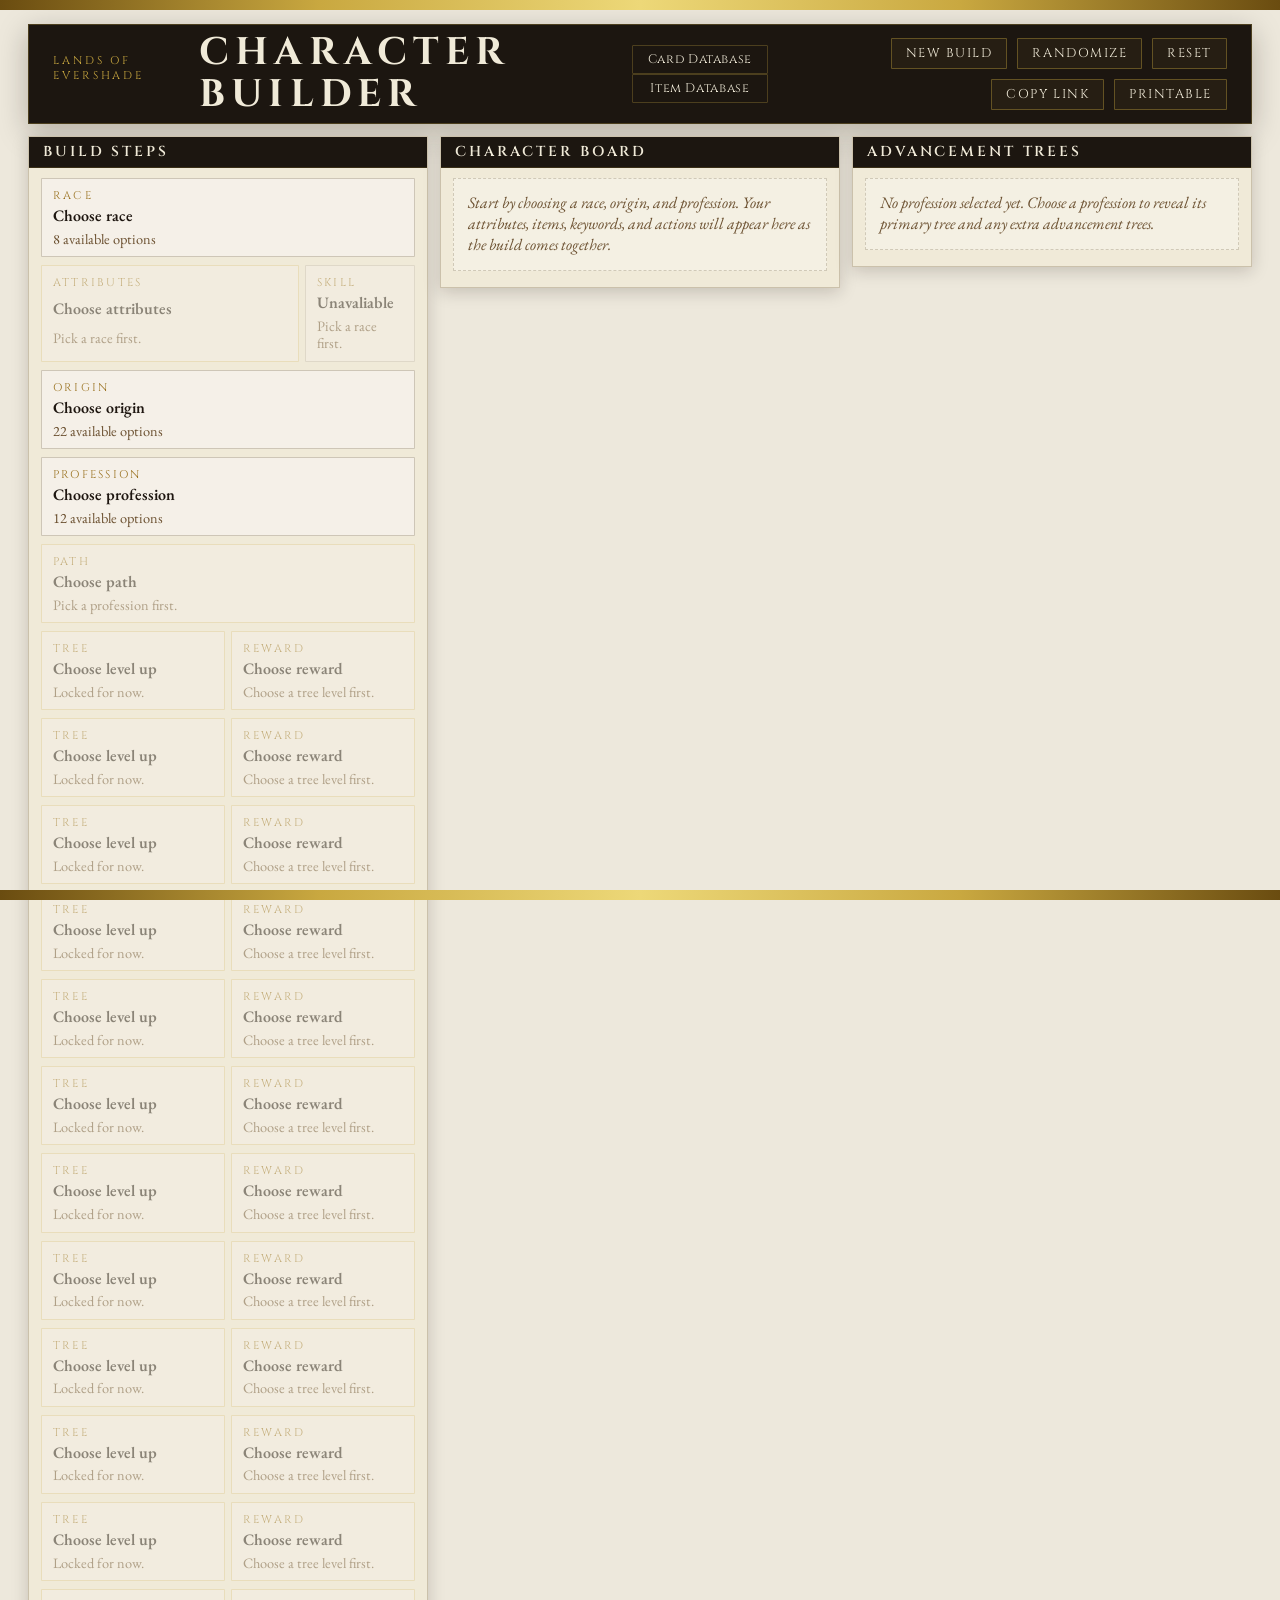
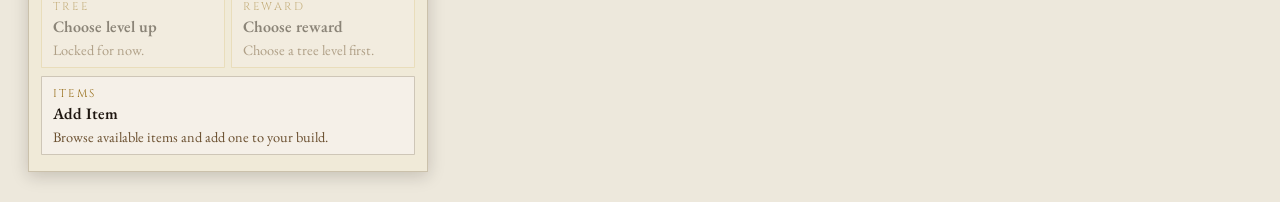
<file: index.html>
<!DOCTYPE html>
<html lang="en">
<head>
  <meta charset="UTF-8">
  <meta name="viewport" content="width=device-width, initial-scale=1.0">
  <title>Lands of Evershade Character Builder</title>
  <link rel="preconnect" href="https://fonts.googleapis.com">
  <link rel="preconnect" href="https://fonts.gstatic.com" crossorigin>
  <link href="https://fonts.googleapis.com/css2?family=Cinzel:wght@400;600;700&family=EB+Garamond:ital,wght@0,400;0,600;1,400;1,600&display=swap" rel="stylesheet">
  <link rel="stylesheet" href="styles.css">
</head>
<body>
  <main class="app-shell">
    <header class="hero">
      <div class="hero-copy">
        <p class="eyebrow">Lands of Evershade</p>
        <h1>Character Builder</h1>
      </div>
      <nav class="hero-nav">
        <a id="cardDatabaseLink" href="cardDatabase.html" target="_blank" rel="noopener" class="nav-link">Card Database</a>
        <a id="itemDatabaseLink" href="itemDatabase.html" target="_blank" rel="noopener" class="nav-link">Item Database</a>
      </nav>
      <div class="hero-actions">
        <button id="newBuildButton" class="ghost-button" type="button" disabled>New Build</button>
        <button id="randomButton" class="ghost-button" type="button" disabled>Randomize</button>
        <button id="resetButton" class="ghost-button" type="button" disabled>Reset</button>
        <button id="copyLinkButton" class="ghost-button" type="button" disabled>Copy link</button>
        <button id="printableButton" class="ghost-button" type="button" disabled>Printable</button>
      </div>
    </header>

    <div id="errorBanner" class="error-banner hidden" role="alert"></div>

    <section class="board" aria-label="Character builder workspace">
      <section class="panel" aria-labelledby="controlsTitle">
        <div class="panel-header">
          <h2 id="controlsTitle">Build Steps</h2>
        </div>
        <div class="panel-body">
          <div id="controlsPanel" class="stack"></div>
        </div>
      </section>

      <section class="panel" aria-labelledby="summaryTitle">
        <div class="panel-header">
          <h2 id="summaryTitle">Character Board</h2>
        </div>
        <div class="panel-body">
          <div id="summaryPanel" class="summary-grid"></div>
        </div>
      </section>

      <section class="panel" aria-labelledby="treesTitle">
        <div class="panel-header">
          <h2 id="treesTitle">Advancement Trees</h2>
        </div>
        <div class="panel-body">
          <div id="treesPanel" class="tree-stack"></div>
        </div>
      </section>
    </section>
  </main>

  <div id="selectorOverlay" class="selector-overlay hidden" role="dialog" aria-modal="true" aria-labelledby="selectorTitle">
    <div class="selector-sheet">
      <div class="selector-header">
        <div>
          <p id="selectorKicker" class="eyebrow">Choose Option</p>
          <h2 id="selectorTitle">Options</h2>
          <p id="selectorDescription" class="hidden"></p>
        </div>
        <button id="selectorClose" class="close-button" type="button" aria-label="Close selector">&times;</button>
      </div>
      <div id="selectorOptions" class="selector-options"></div>
    </div>
  </div>

  <div id="confirmOverlay" class="selector-overlay hidden" role="dialog" aria-modal="true" aria-labelledby="confirmTitle" aria-describedby="confirmMessage">
    <div class="selector-sheet confirm-sheet">
      <div class="selector-header">
        <div>
          <p class="eyebrow">Confirm Action</p>
          <h2 id="confirmTitle">Erase Current Build?</h2>
        </div>
        <button id="confirmClose" class="close-button" type="button" aria-label="Close confirmation">&times;</button>
      </div>
      <p id="confirmMessage" class="confirm-message">This will erase all choices!</p>
      <div class="confirm-actions">
        <button id="confirmCancel" class="option-card" type="button">
          <span class="option-title">Cancel</span>
        </button>
        <button id="confirmAccept" class="option-card active" type="button">
          <span class="option-title">Continue</span>
        </button>
      </div>
    </div>
  </div>

  <noscript>
    <div class="app-shell">
      <div class="error-banner">This page needs JavaScript to run the character builder.</div>
    </div>
  </noscript>

  <script type="module" src="js/app.js"></script>
</body>
</html>
</file>
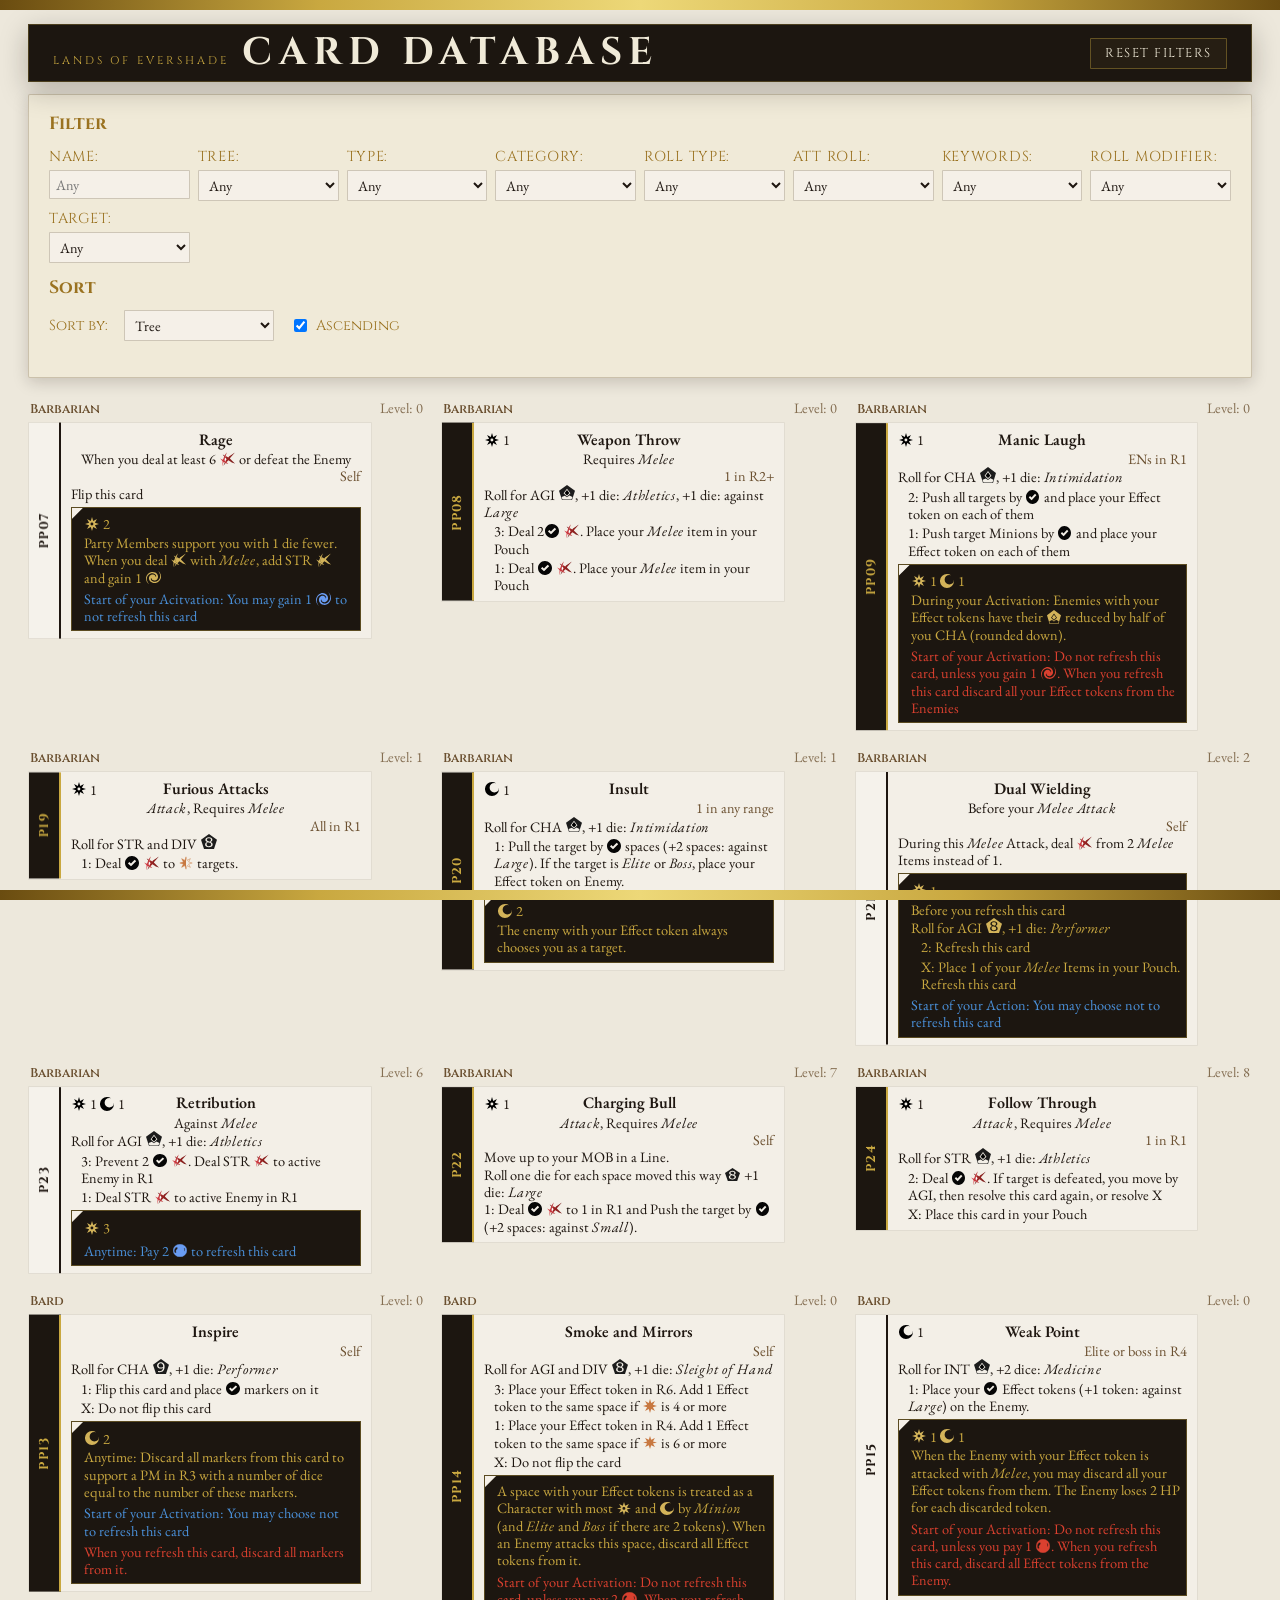
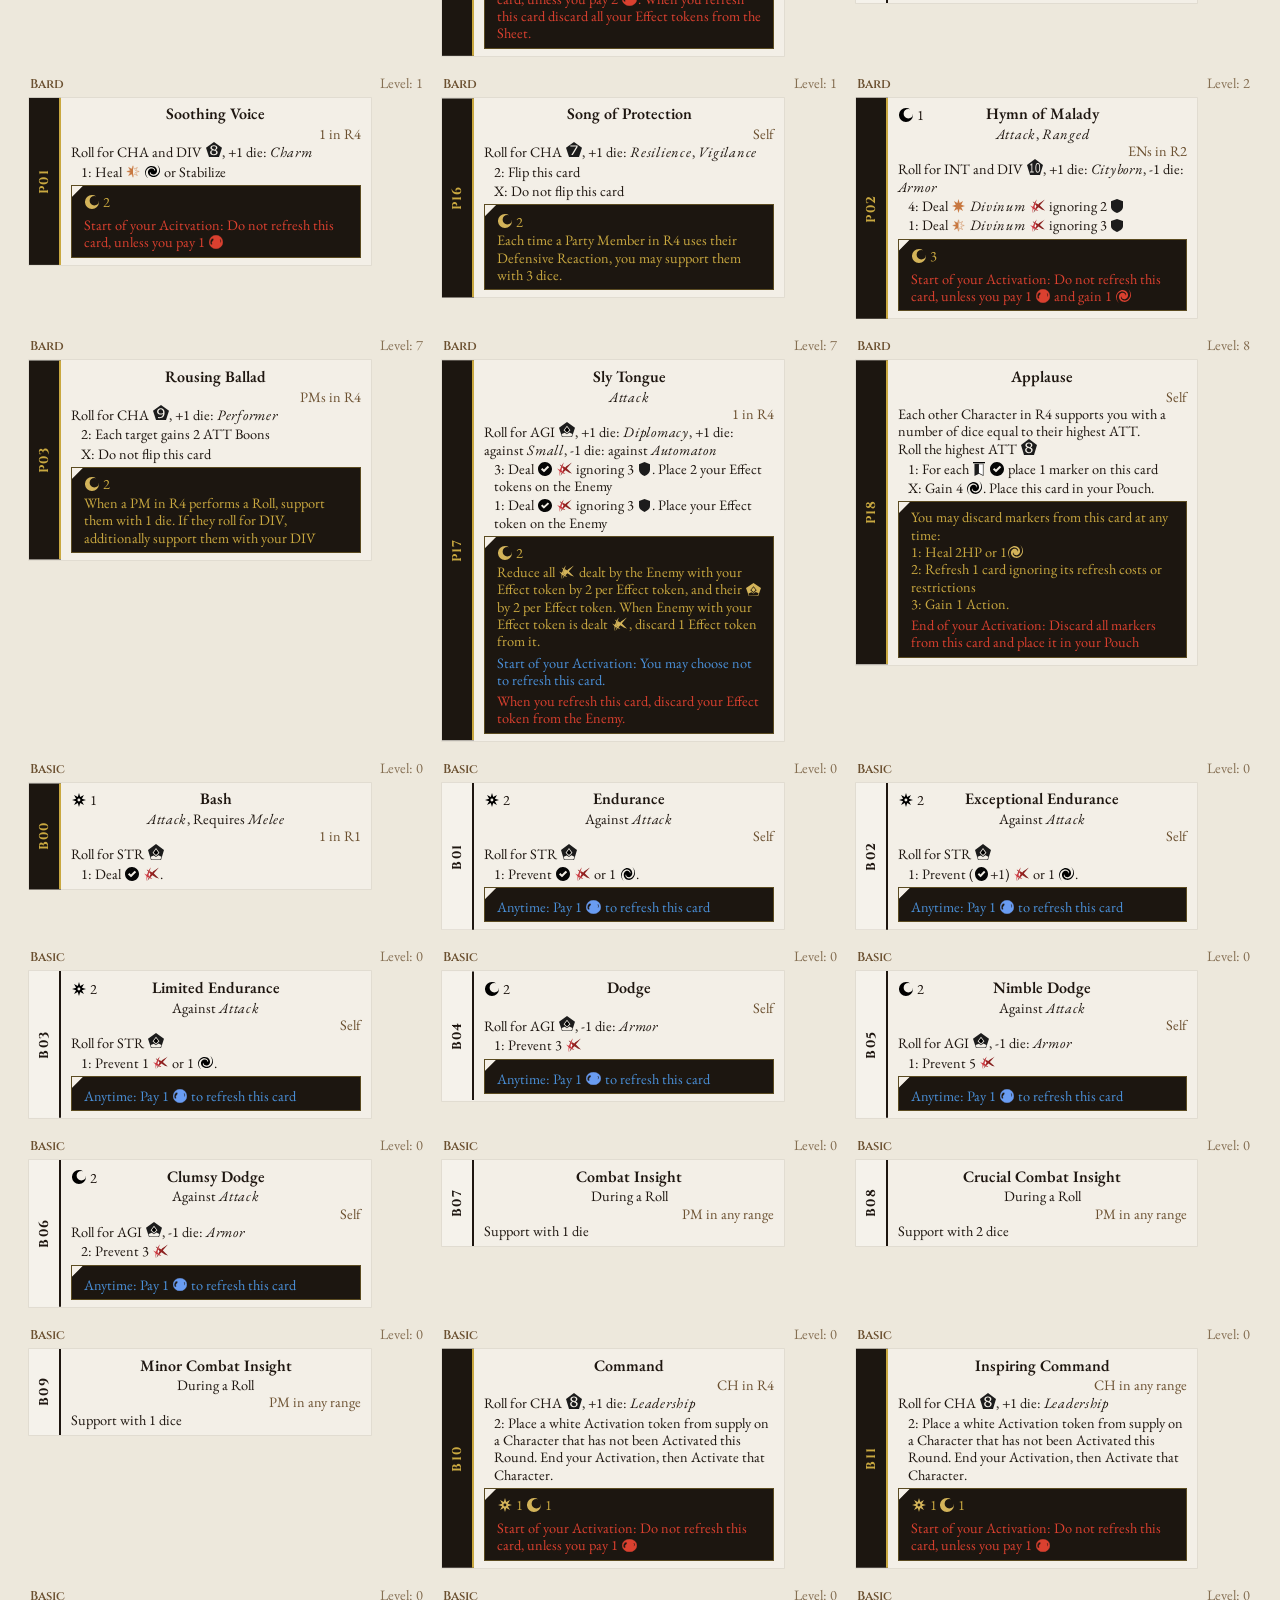
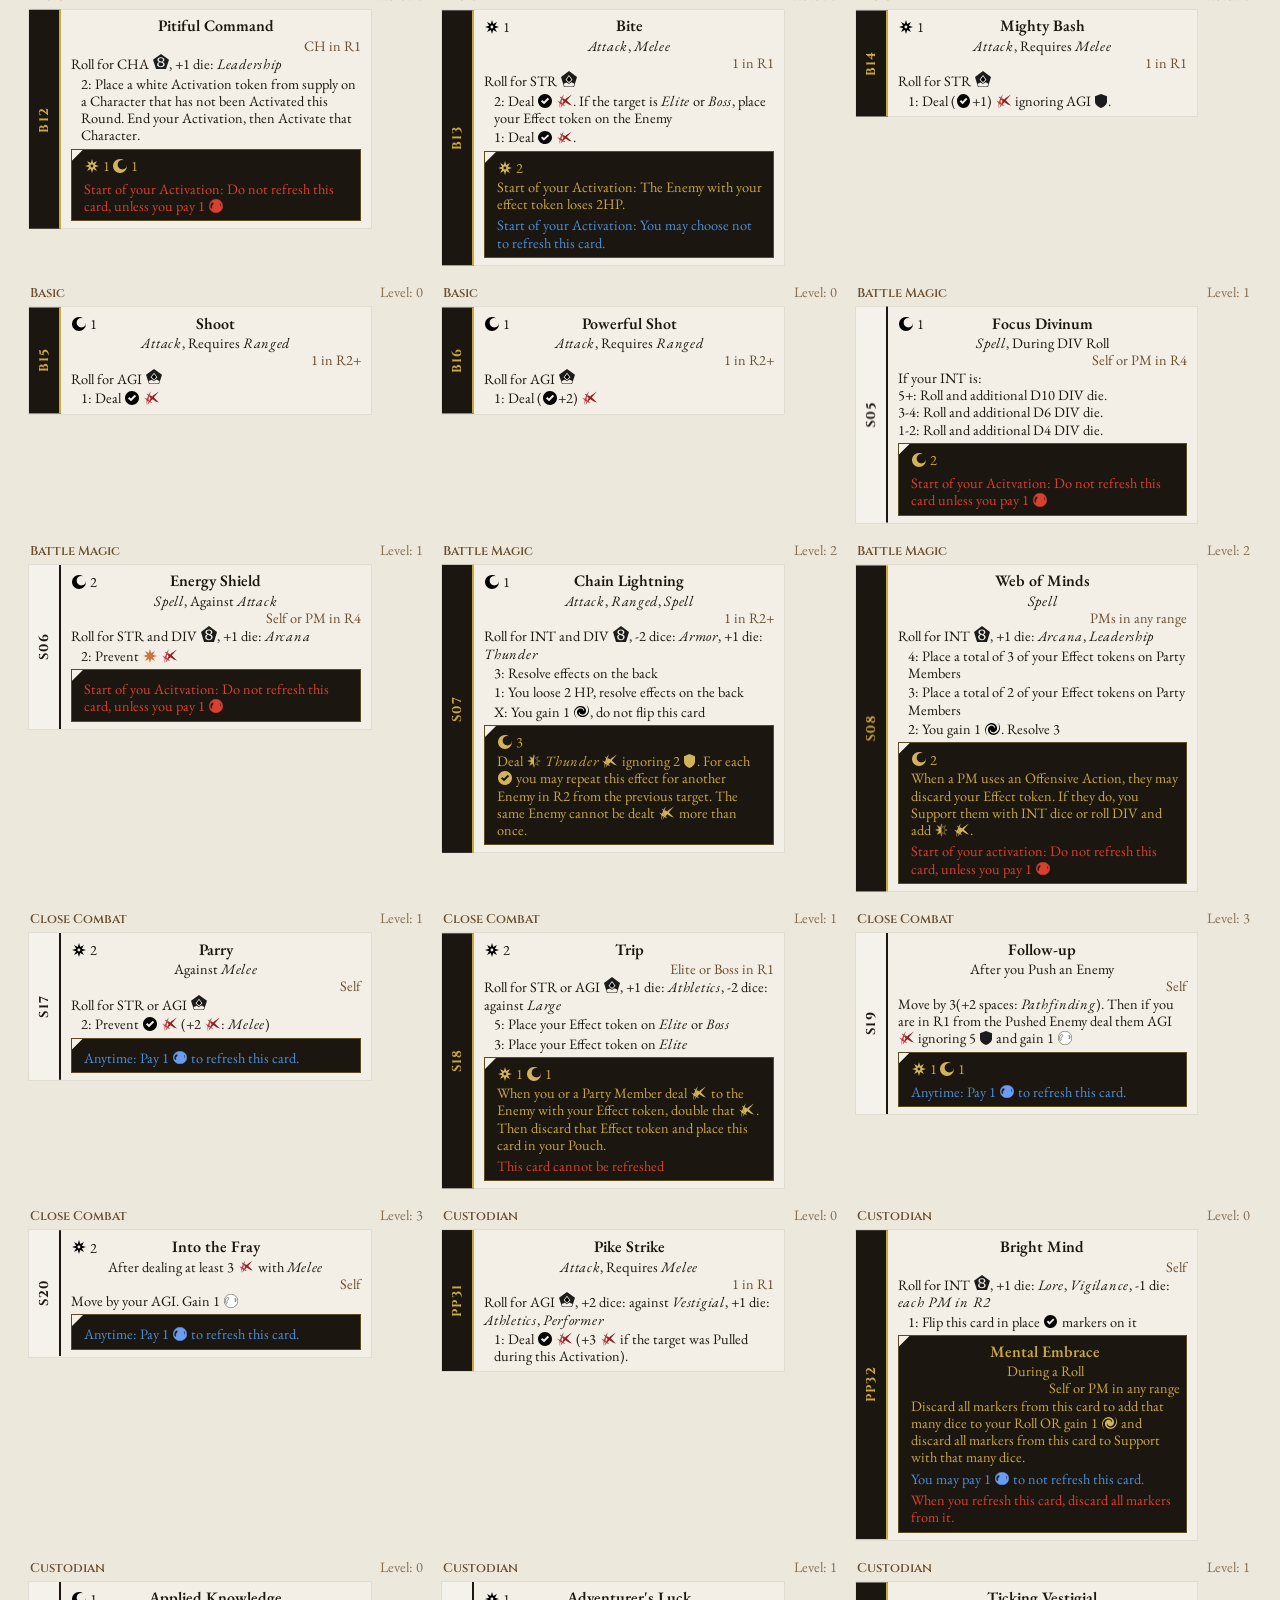
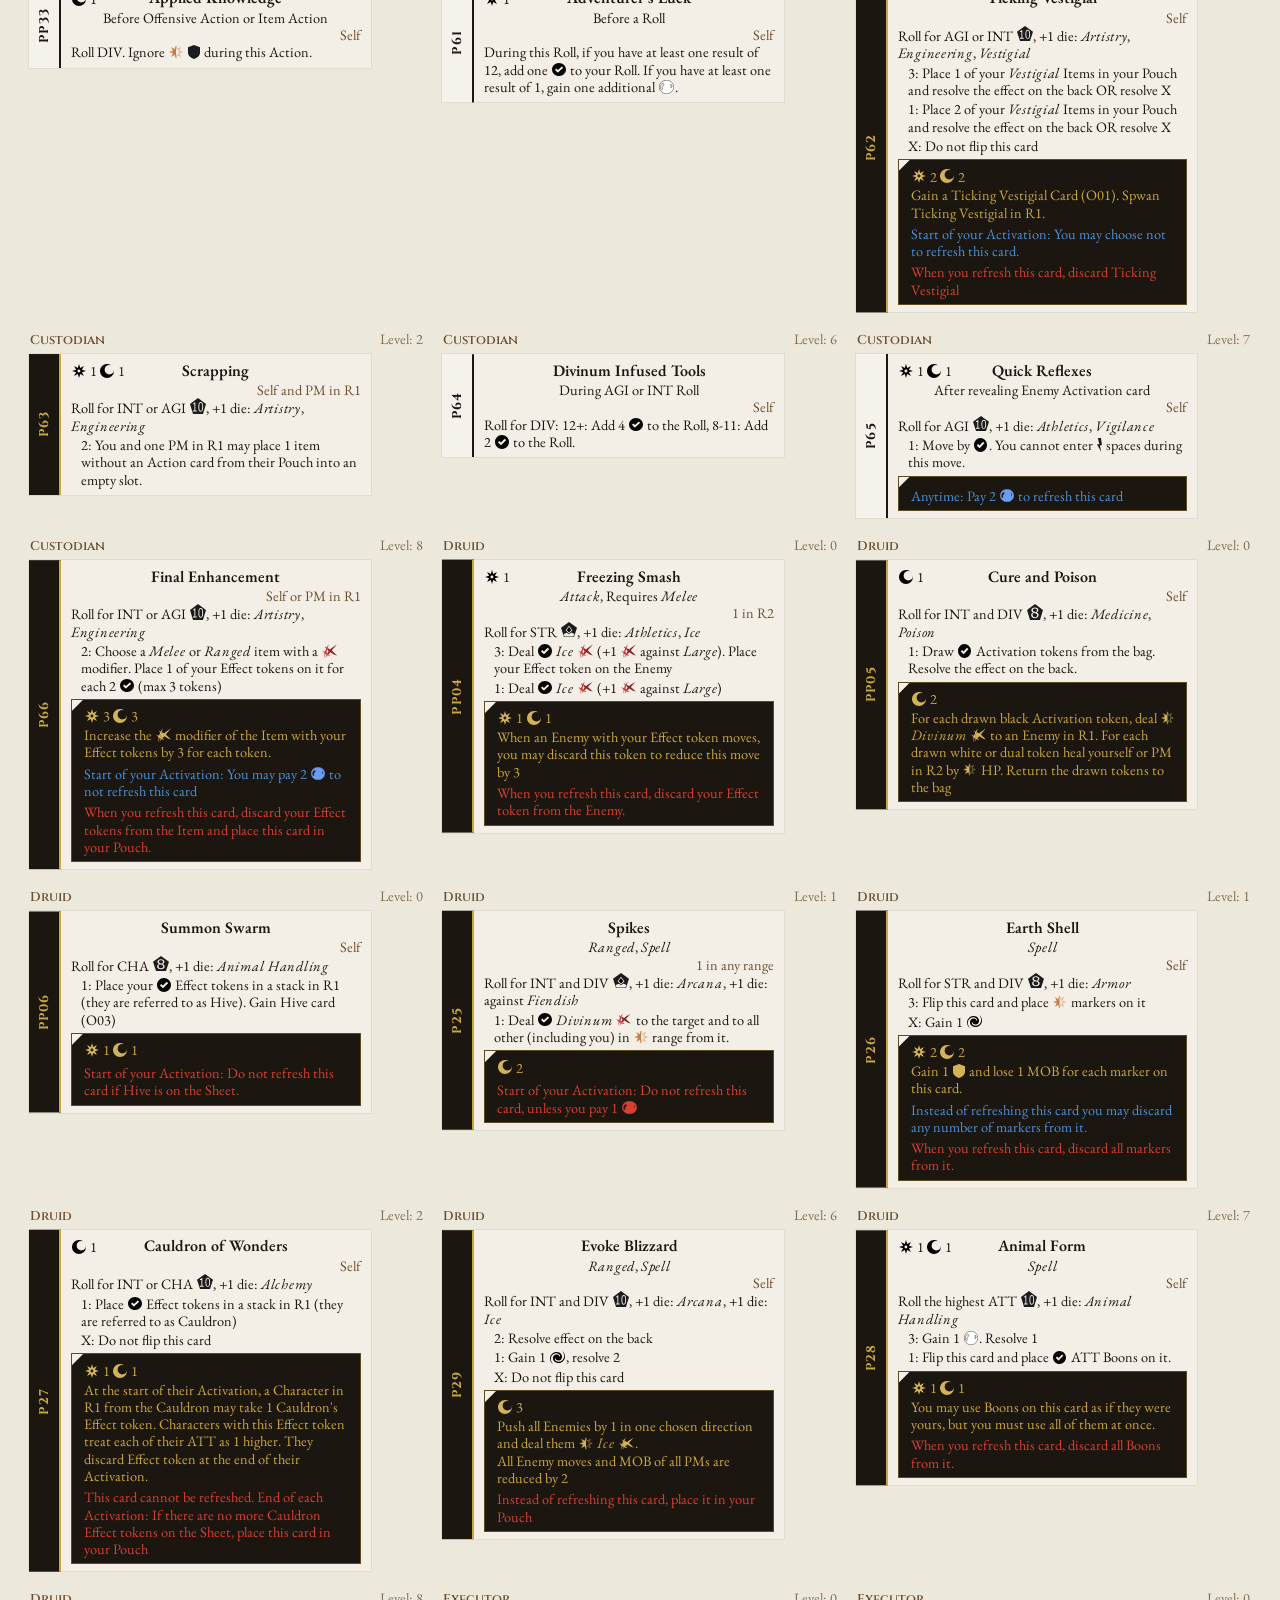
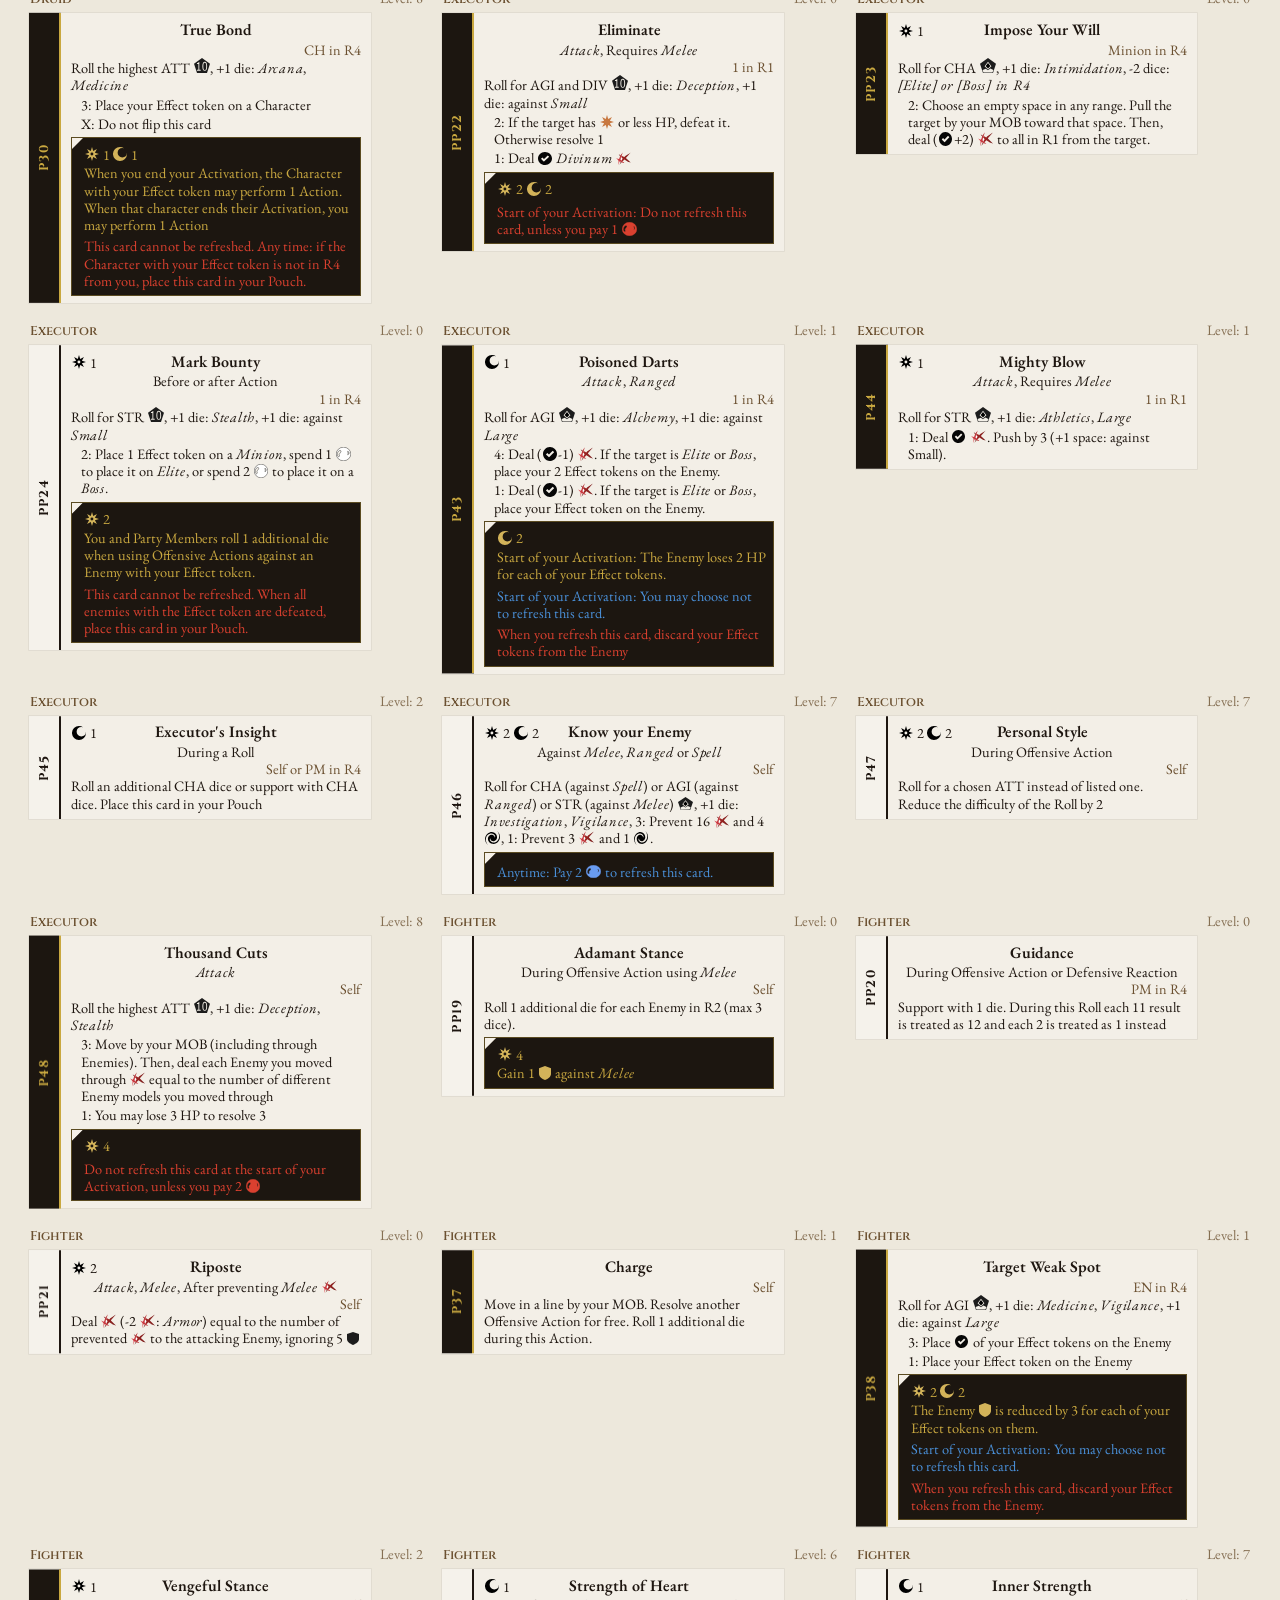
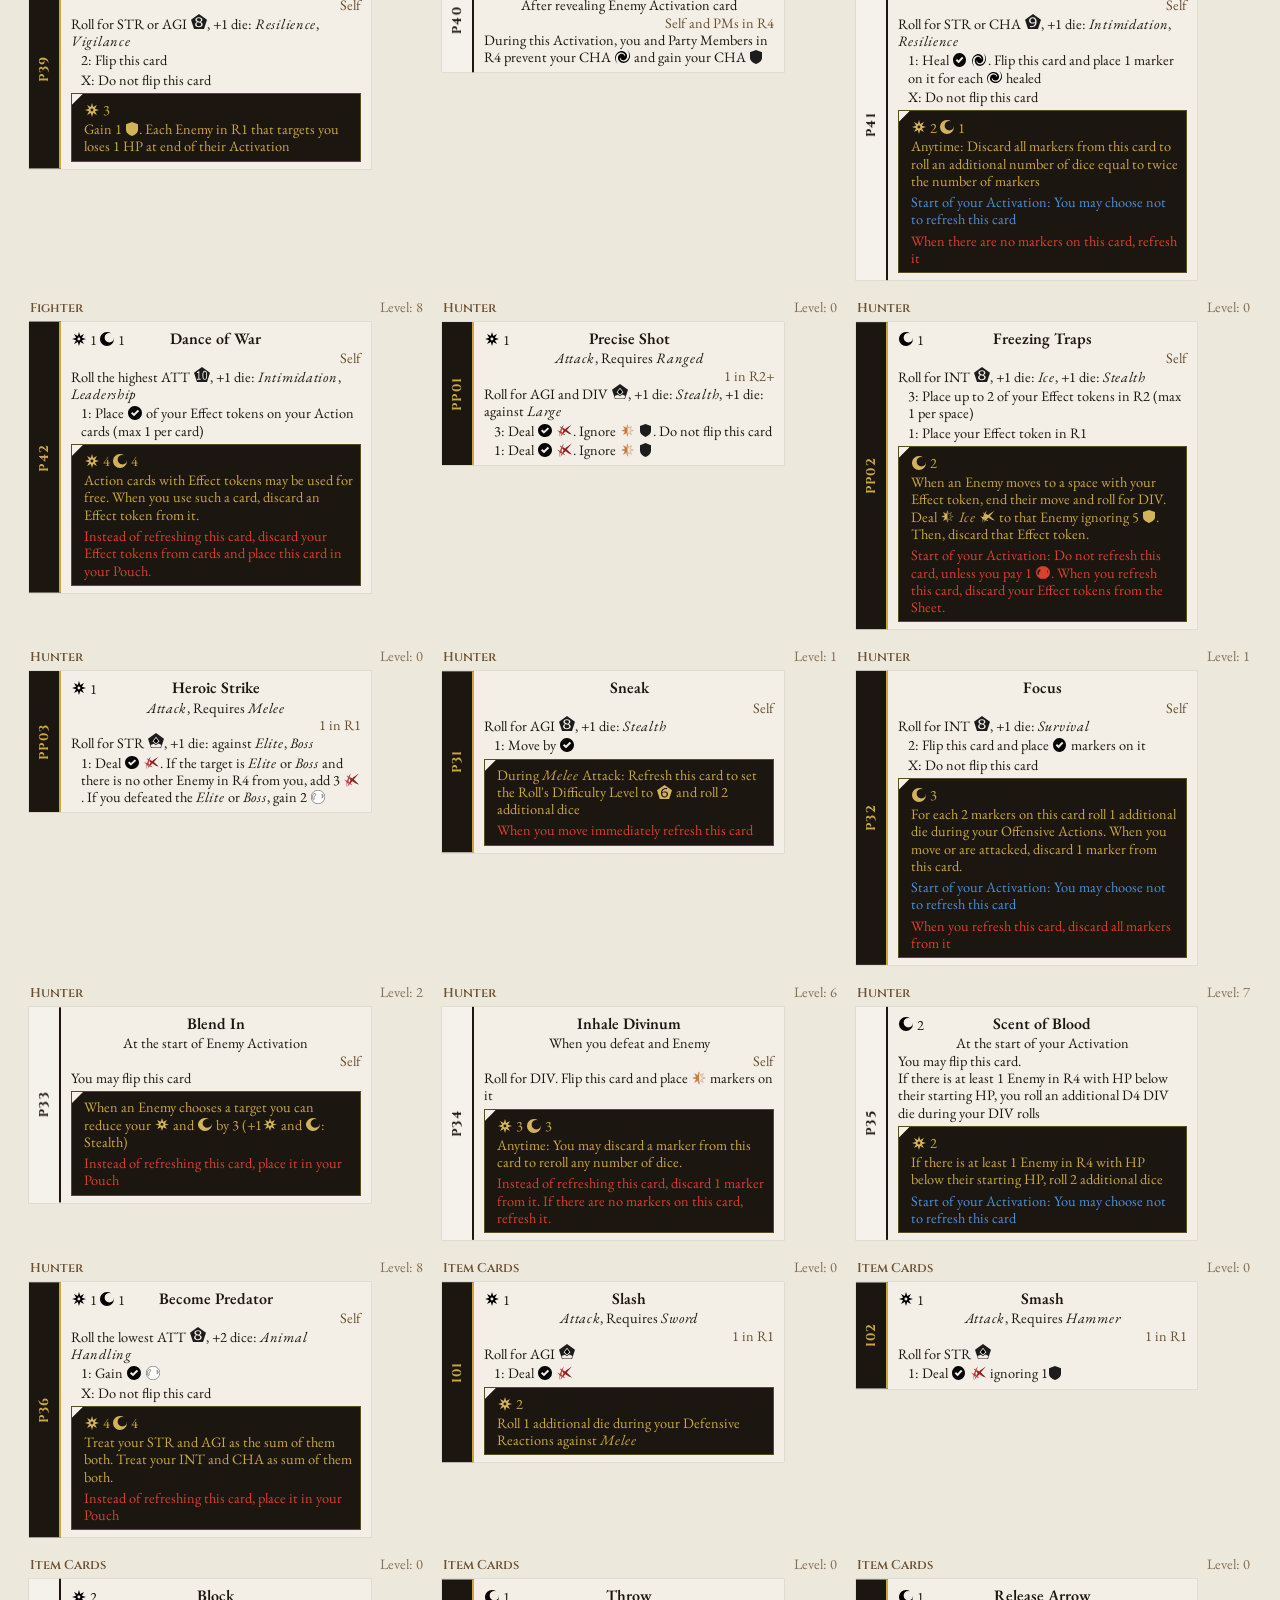
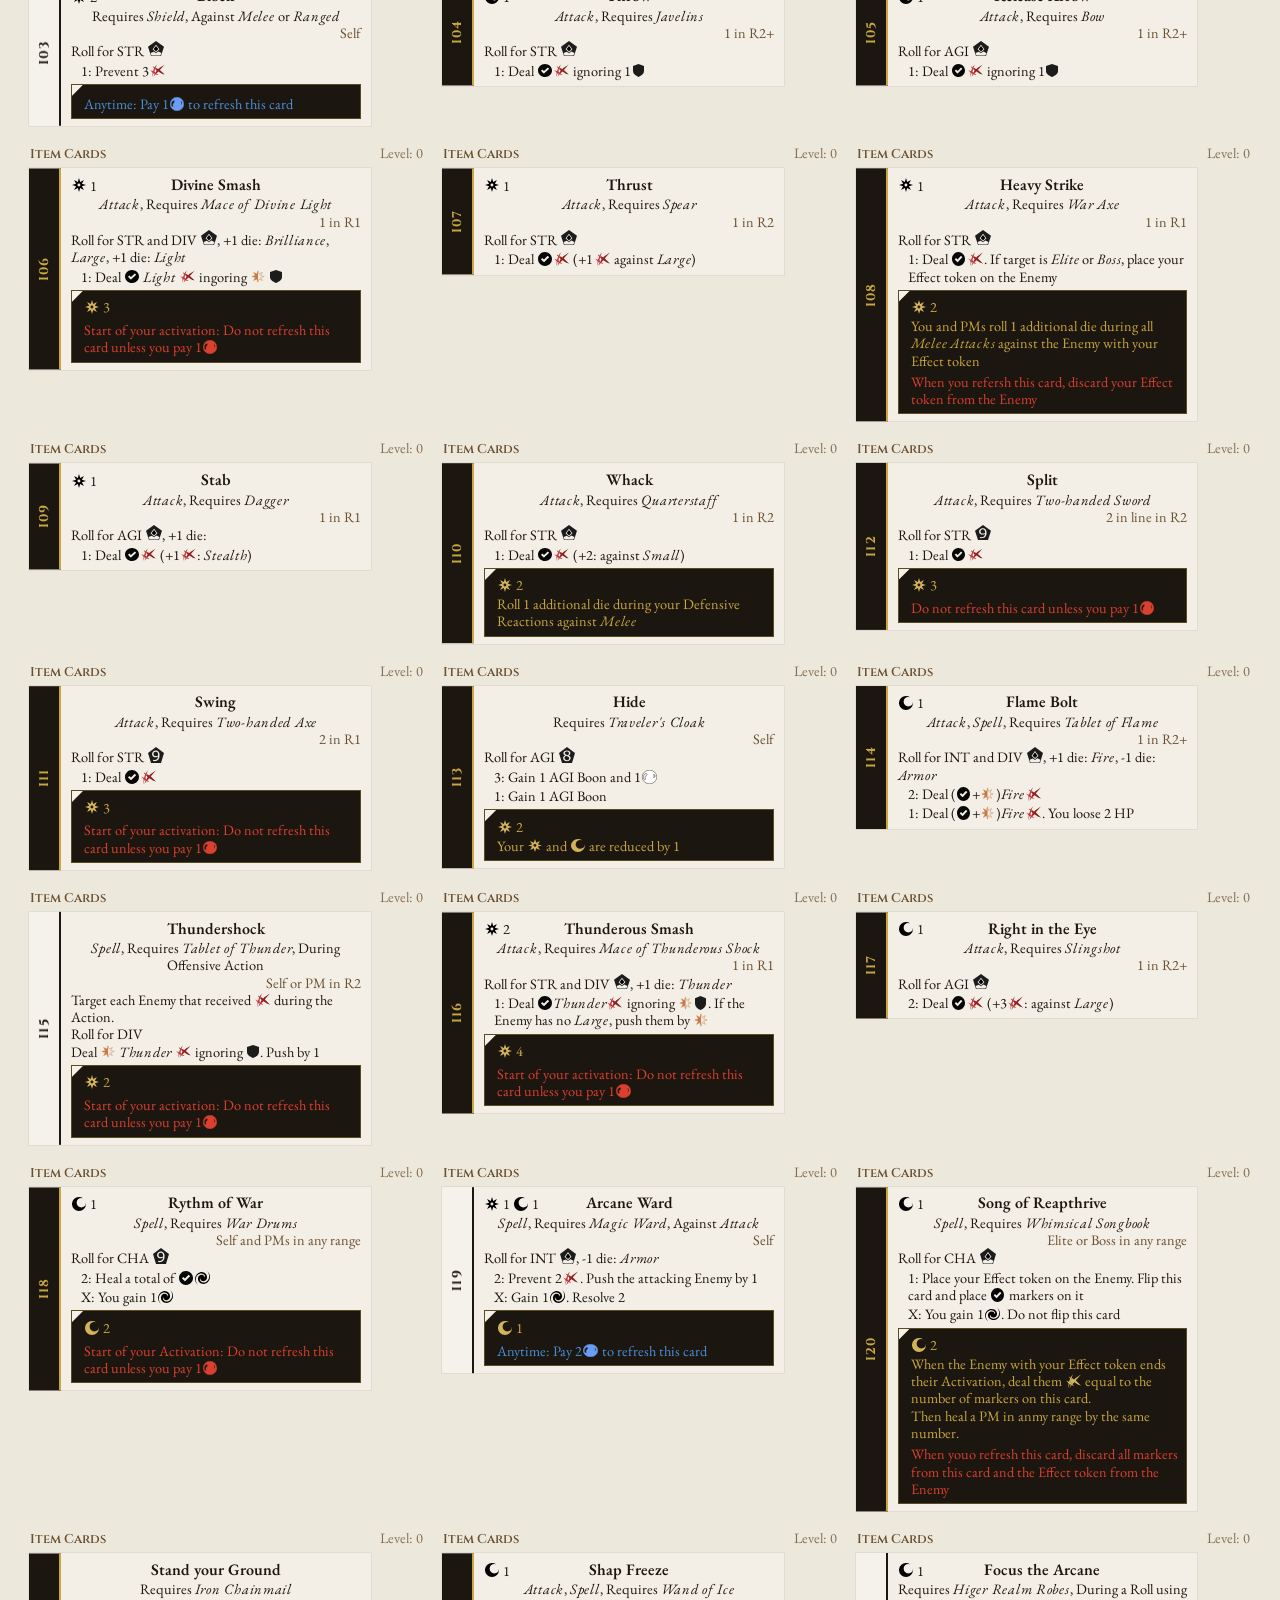
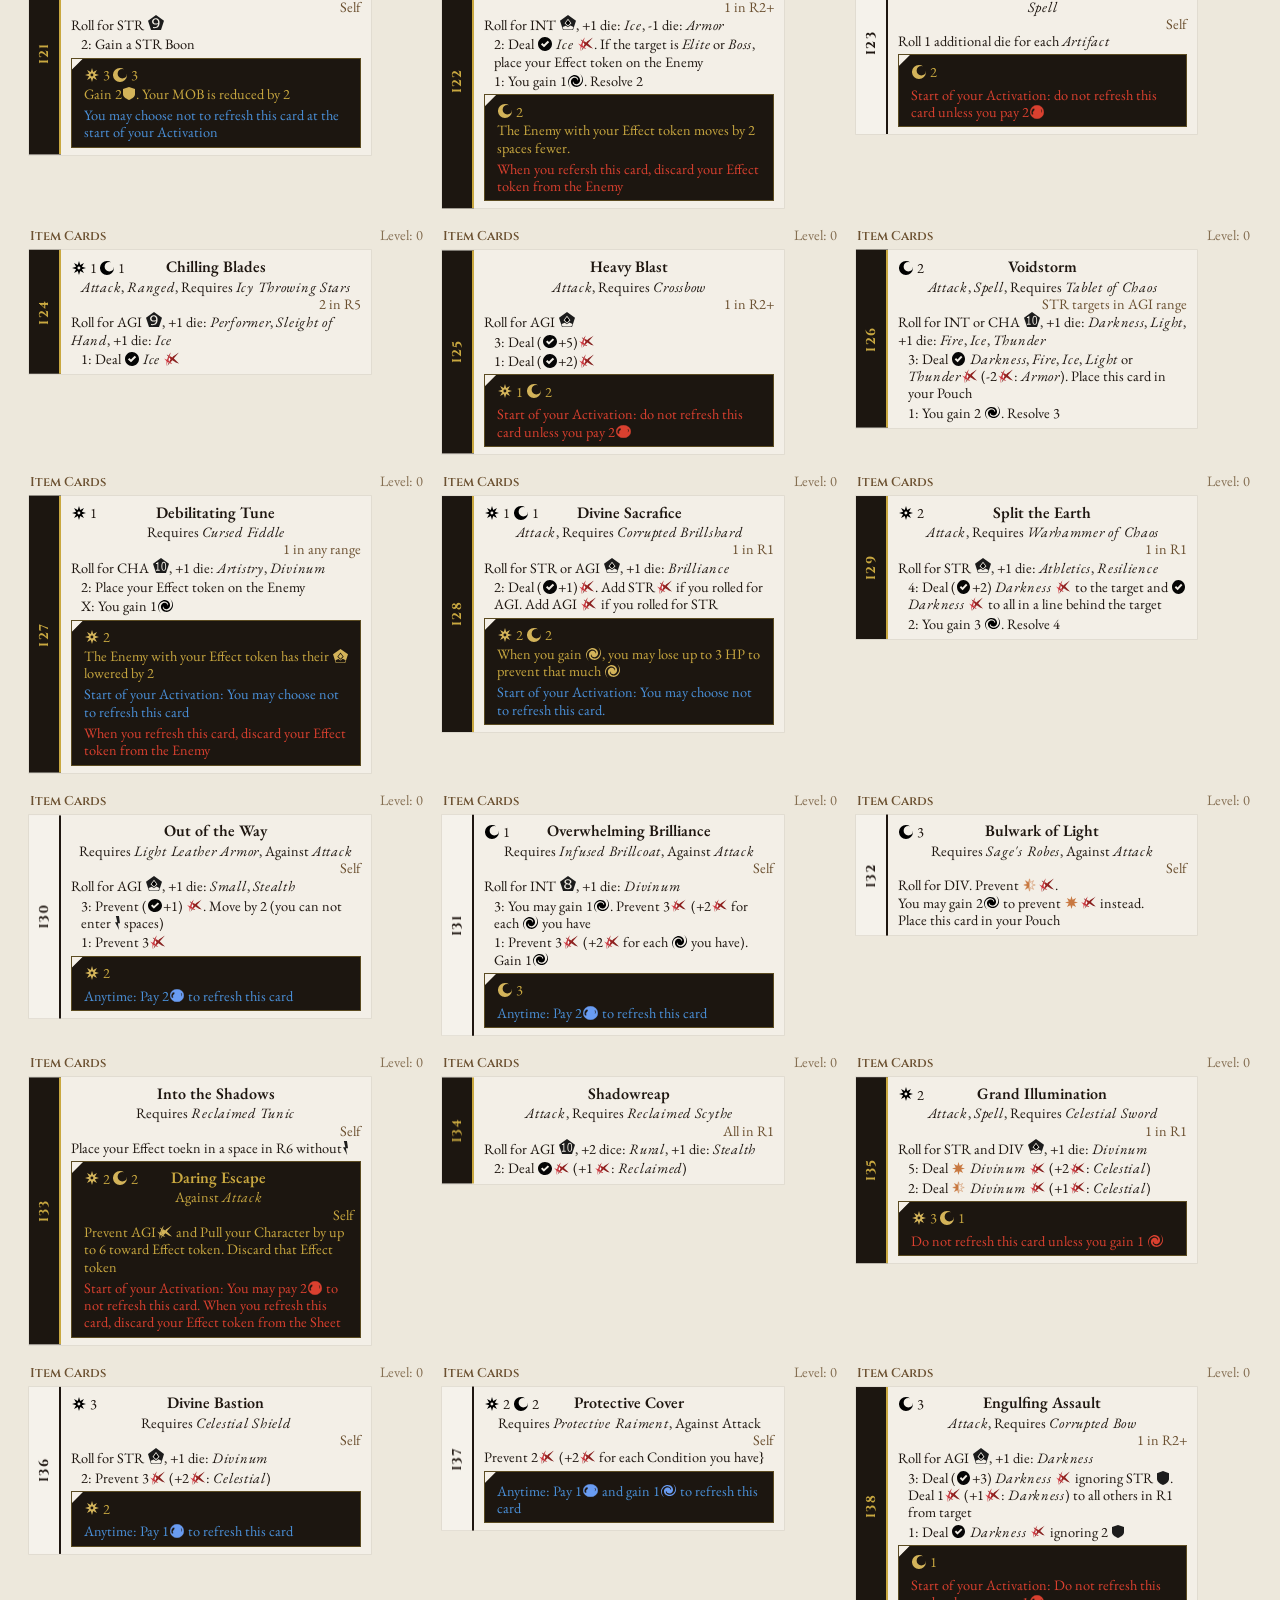
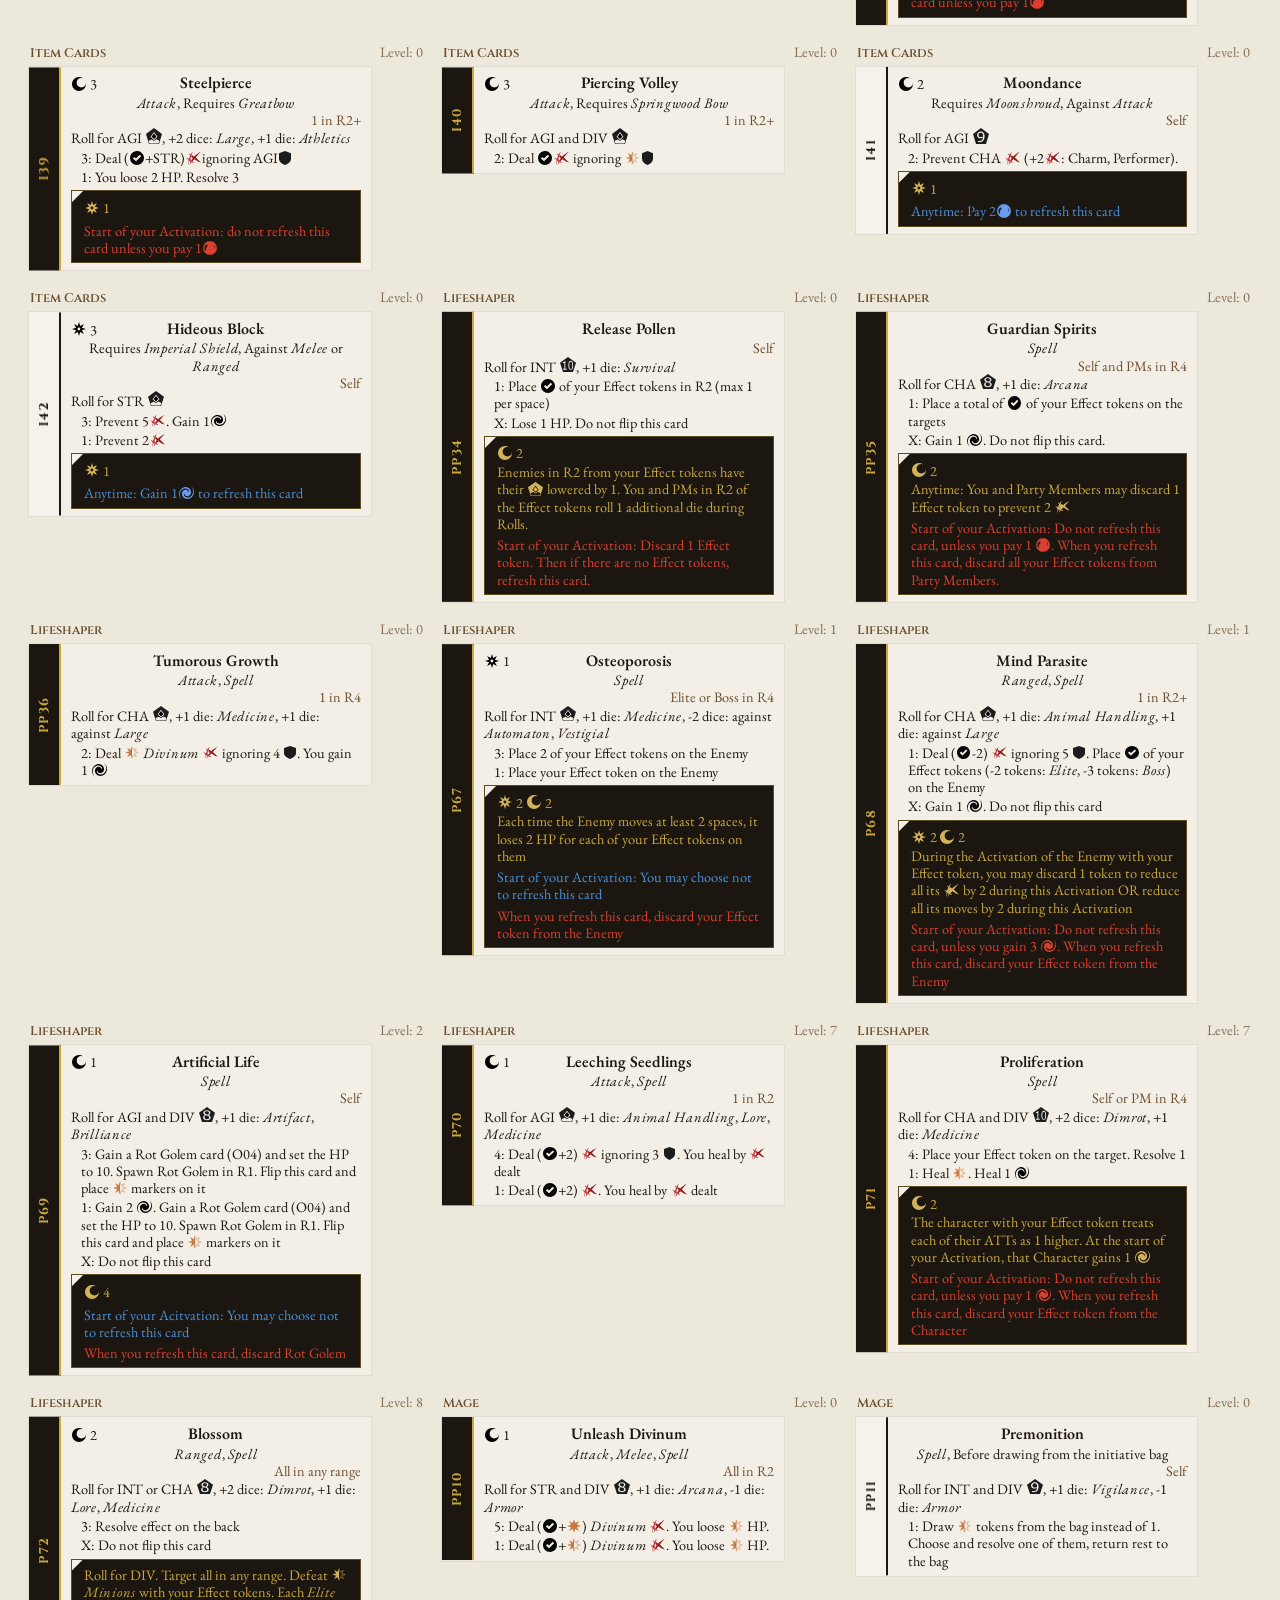
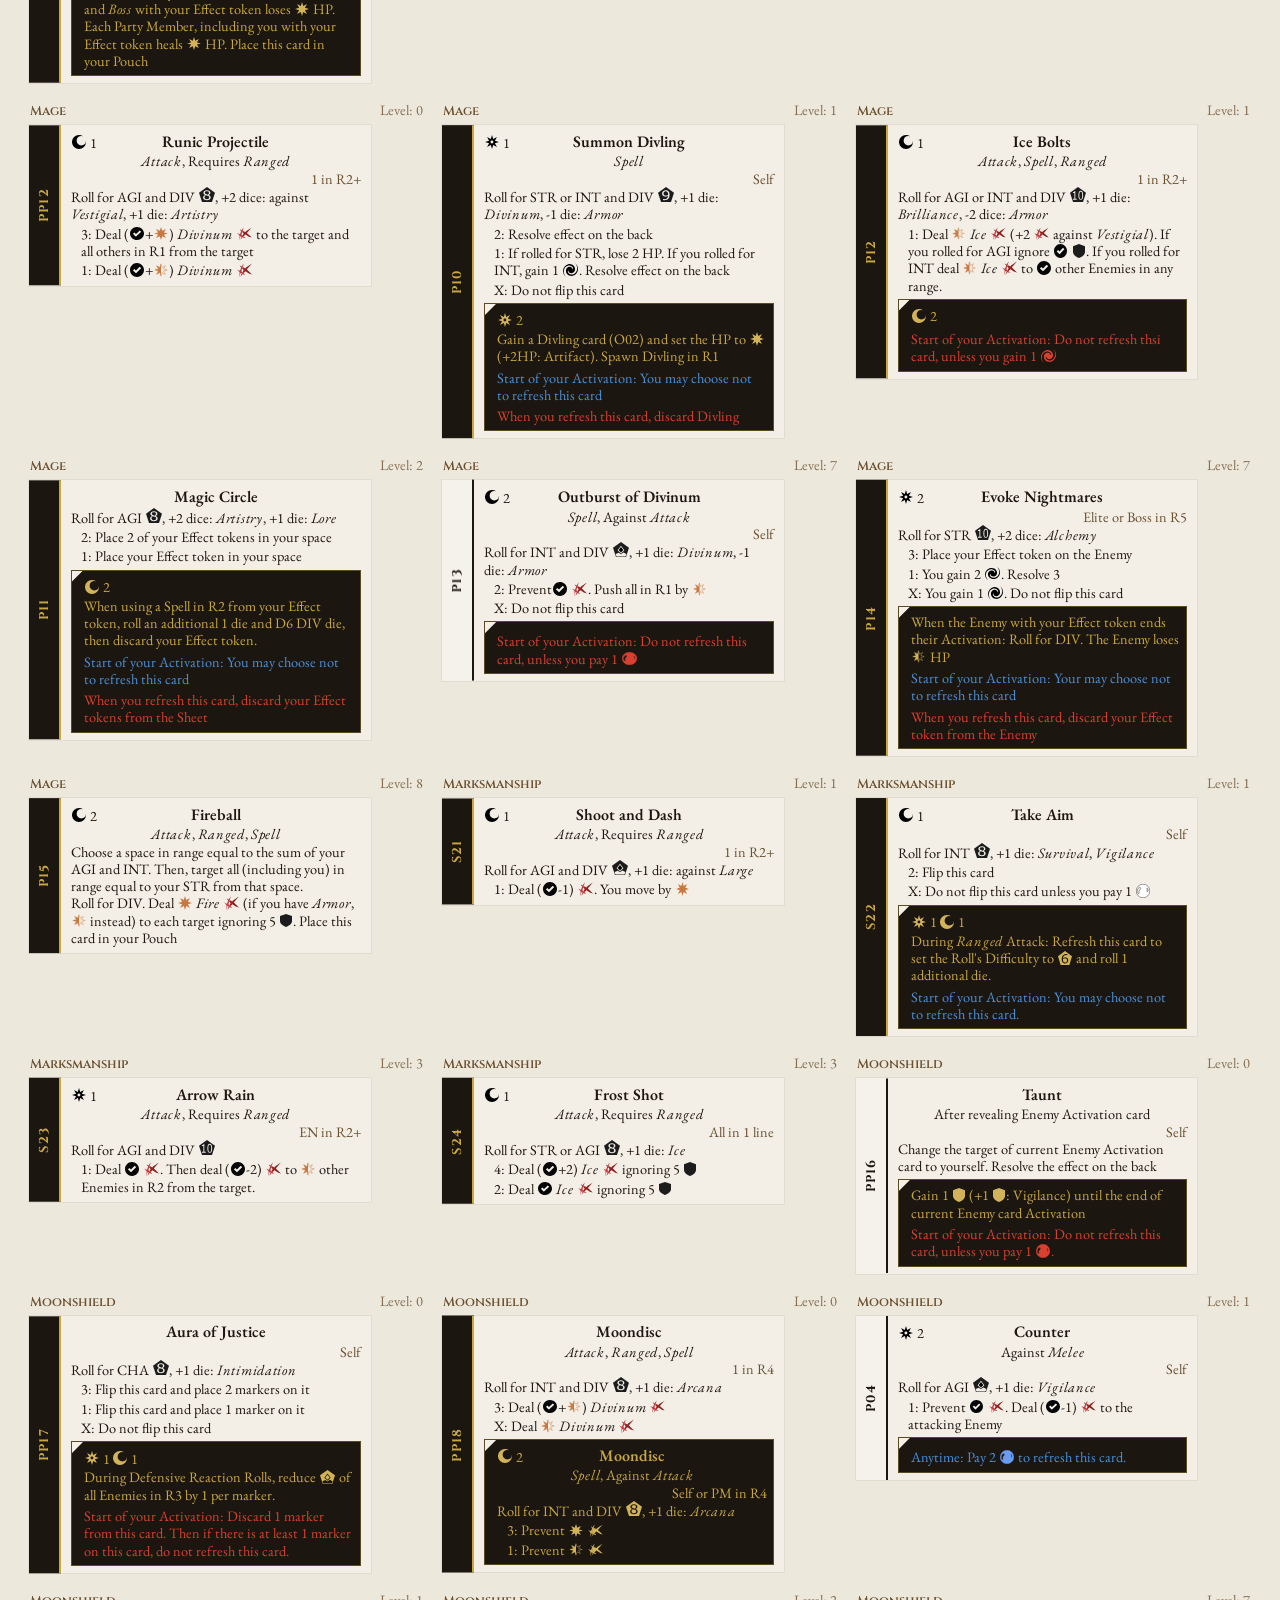
<file: cardDatabase.html>
<!DOCTYPE html>
<html lang="en">
<head>
  <meta charset="UTF-8">
  <meta name="viewport" content="width=device-width, initial-scale=1.0">
  <title>Card Database - Lands of Evershade</title>
  <link rel="preconnect" href="https://fonts.googleapis.com">
  <link rel="preconnect" href="https://fonts.gstatic.com" crossorigin>
  <link href="https://fonts.googleapis.com/css2?family=Cinzel:wght@400;600;700&family=EB+Garamond:ital,wght@0,400;0,600;1,400;1,600&display=swap" rel="stylesheet">
  <link rel="stylesheet" href="styles.css">
</head>
<body>
  <main class="card-database-shell">
    <header class="hero">
      <div class="hero-copy">
        <p class="eyebrow">Lands of Evershade</p>
        <h1>Card Database</h1>
      </div>
      <div class="hero-actions">
        <button id="resetFiltersButton" class="ghost-button" type="button">Reset Filters</button>
      </div>
    </header>

    <section class="card-database-controls">
      <div class="controls-section">
        <h2>Filter</h2>
        <div class="filter-grid">
          <div class="filter-group">
            <label for="filterName">Name:</label>
            <input type="text" id="filterName" placeholder="Any">
          </div>
          <div class="filter-group">
            <label for="filterTree">Tree:</label>
            <select id="filterTree">
              <option value="">Any</option>
            </select>
          </div>
          <div class="filter-group">
            <label for="filterType">Type:</label>
            <select id="filterType">
              <option value="">Any</option>
              <option value="Action">Action</option>
              <option value="Reaction">Reaction</option>
            </select>
          </div>
          <div class="filter-group">
            <label for="filterCategory">Category:</label>
            <select id="filterCategory">
              <option value="">Any</option>
              <option value="Offensive">Offensive</option>
              <option value="Defensive">Defensive</option>
              <option value="Support">Support</option>
            </select>
          </div>
          <div class="filter-group">
            <label for="filterRollType">Roll Type:</label>
            <select id="filterRollType">
              <option value="">Any</option>
              <option value="div">DIV Roll</option>
              <option value="regular">Regular Roll</option>
              <option value="none">Not a Roll</option>
            </select>
          </div>
          <div class="filter-group">
            <label for="filterATT">ATT Roll:</label>
            <select id="filterATT">
              <option value="">Any</option>
              <option value="STR">STR</option>
              <option value="AGI">AGI</option>
              <option value="INT">INT</option>
              <option value="CHA">CHA</option>
            </select>
          </div>
          <div class="filter-group">
            <label for="filterKeywords">Keywords:</label>
            <select id="filterKeywords">
              <option value="">Any</option>
              <option value="has">At least one</option>
              <option value="none">No keywords</option>
            </select>
          </div>
          <div class="filter-group">
            <label for="filterModifier">Roll Modifier:</label>
            <select id="filterModifier">
              <option value="">Any</option>
            </select>
          </div>
          <div class="filter-group">
            <label for="filterTarget">Target:</label>
            <select id="filterTarget">
              <option value="">Any</option>
            </select>
          </div>
        </div>
      </div>

      <div class="controls-section">
        <h2>Sort</h2>
        <div class="sort-group">
          <label for="sortBy">Sort by:</label>
          <select id="sortBy">
            <option value="name">Name</option>
            <option value="lockLevel">Level</option>
            <option value="tree" selected>Tree</option>
          </select>
          <label for="sortOrder">
            <input type="checkbox" id="sortOrder" checked>
            Ascending
          </label>
        </div>
      </div>

    </section>

    <section class="card-database-content">
      <div id="cardList" class="card-list"></div>
    </section>

    <div id="errorBanner" class="error-banner hidden" role="alert"></div>
  </main>

  <script type="module" src="js/cardDatabase.js"></script>
</body>
</html>
</file>
<file: styles.css>
:root {
  --bg:             #EDE8DC;
  --panel:          #F0EAD8;
  --panel-strong:   #F5F0E8;
  --panel-border:   rgba(70, 48, 12, 0.22);
  --gold:           #C9A840;
  --gold-text:      #9A7220;

  --dark:           #1C1610;
  --dark-text:      #F0EAD8;
  --ink:            #1E1610;
  --muted:          #6B5030;
  --label:          #8B7040;
  --danger:         #7A2520;
  --danger-soft:    #F0D8D0;
  --selected:       #9A7220;
  --available:      #264820;
  --unavailable:    #8B7860;
  --shadow:         0 4px 16px rgba(20, 12, 4, 0.18);
  --shadow-lg:      0 8px 28px rgba(20, 12, 4, 0.26);
  --gold-bar-h:     10px;
  /* Approximates the middle .board column's content width (its 1/3 share of
     .app-shell, since .board's three columns are equal, minus the
     panel/summary-card/slot padding chain down to the card itself, ~56px) so
     a card renders at roughly the same size wherever it appears — hotbar,
     selector popup, mention tooltip — without a JS resize observer measuring
     anything at runtime. Retune if .board's grid-template-columns or the
     padding chain above ever change. */
  --action-card-width: clamp(311px, 33.33vw - 83px, 451px);
}

* { box-sizing: border-box; }
html {
  overflow-x: hidden;
  color-scheme: light;
  -webkit-text-size-adjust: 100%;
}

body {
  margin: 0;
  min-height: 100vh;
  font-family: 'EB Garamond', Georgia, serif;
  font-size: 1rem;
  color: var(--ink);
  background: var(--bg);
  overflow-x: hidden;
}

/* Gold bars */
body::before,
body::after {
  content: "";
  position: fixed;
  left: 0;
  right: 0;
  height: var(--gold-bar-h);
  background: linear-gradient(90deg, #6A4C10 0%, #C9A840 25%, #EDD878 50%, #C9A840 75%, #6A4C10 100%);
  z-index: 200;
  pointer-events: none;
}
body::before { top: 0; }
body::after  { bottom: 0; }

button, input, textarea, select { font: inherit; }

/* App shell */
.app-shell {
  position: relative;
  z-index: 1;
  max-width: 1600px;
  margin: 0 auto;
  padding: calc(var(--gold-bar-h) + 14px) clamp(14px, 2.5vw, 28px) calc(var(--gold-bar-h) + 20px);
}

/* Hero */
.hero {
  display: flex;
  justify-content: space-between;
  gap: 18px;
  align-items: center;
  margin-bottom: 12px;
  padding: 7px clamp(14px, 3vw, 24px);
  background: var(--dark);
  border: 1px solid rgba(201, 168, 64, 0.28);
  box-shadow: var(--shadow-lg);
  overflow: hidden;
  animation: rise-in 500ms ease-out both;
}

.eyebrow {
  margin: 0 0 3px;
  font-family: 'Cinzel', serif;
  font-size: 0.7rem;
  text-transform: uppercase;
  letter-spacing: 0.26em;
  color: var(--gold);
  font-weight: 400;
}

h1, h2, h3 {
  margin: 0;
  font-family: 'Cinzel', serif;
  line-height: 1.1;
}

h1 {
  font-size: clamp(1.5rem, 3vw, 2.4rem);
  color: var(--dark-text);
  text-transform: uppercase;
  letter-spacing: 0.16em;
  font-weight: 700;
}

.hero-copy {
  display: flex;
  align-items: baseline;
  gap: 14px;
}

.hero-actions {
  display: flex;
  flex-wrap: wrap;
  gap: 10px;
  justify-content: flex-end;
  align-items: center;
  min-width: 200px;
}

/* Toolbar buttons */
.ghost-button {
  padding: 6px 14px;
  border: 1px solid rgba(201, 168, 64, 0.38);
  background: rgba(201, 168, 64, 0.06);
  color: var(--dark-text);
  font-family: 'Cinzel', serif;
  font-size: 0.8rem;
  letter-spacing: 0.12em;
  text-transform: uppercase;
  border-radius: 1px;
  cursor: pointer;
  transition: background 130ms ease, border-color 130ms ease;
}

.ghost-button:hover:not(:disabled),
.ghost-button:focus-visible:not(:disabled) {
  background: rgba(201, 168, 64, 0.16);
  border-color: var(--gold);
  outline: none;
}

.ghost-button:disabled {
  opacity: 0.38;
  cursor: not-allowed;
}

/* Error banner */
.error-banner {
  margin-bottom: 12px;
  padding: 10px 14px;
  background: var(--danger-soft);
  color: var(--danger);
  border: 1px solid rgba(122, 37, 32, 0.2);
  font-family: 'EB Garamond', serif;
}

/* Board */
.board {
  display: grid;
  grid-template-columns: repeat(3, minmax(300px, 1fr));
  gap: 12px;
  align-items: start;
}

/* Panel */
.panel {
  background: var(--panel);
  border: 1px solid var(--panel-border);
  box-shadow: var(--shadow);
  animation: rise-in 580ms ease-out both;
}

.panel-header {
  padding: 7px 14px;
  background: var(--dark);
  border-bottom: 1px solid rgba(201, 168, 64, 0.18);
}

.panel-header h2 {
  font-size: 0.9rem;
  letter-spacing: 0.2em;
  color: var(--dark-text);
  text-transform: uppercase;
  font-weight: 600;
  margin: 0;
}

.panel-body {
  padding: 10px 12px 16px;
}

/* Stack and choice grid */
.stack {
  display: grid;
  gap: 8px;
}

.choice-grid {
  display: grid;
  gap: 6px;
}

.choice-grid.two-up {
  grid-template-columns: repeat(2, minmax(0, 1fr));
}

.choice-grid.three-one {
  grid-template-columns: minmax(0, 3fr) minmax(110px, 1fr);
}

/* Choice buttons */
.choice-button {
  display: grid;
  gap: 3px;
  width: 100%;
  padding: 9px 11px;
  text-align: left;
  border: 1px solid var(--panel-border);
  background: var(--panel-strong);
  color: var(--ink);
  cursor: pointer;
  transition: border-color 130ms ease, background 130ms ease;
  border-radius: 1px;
}

.choice-button:hover:not(:disabled),
.choice-button:focus-visible:not(:disabled) {
  border-color: rgba(201, 168, 64, 0.5);
  background: #FAF4E6;
  outline: none;
}

.choice-button:disabled {
  opacity: 0.48;
  cursor: not-allowed;
}

.choice-label {
  font-family: 'Cinzel', serif;
  font-size: 0.7rem;
  text-transform: uppercase;
  letter-spacing: 0.2em;
  color: var(--gold-text);
  font-weight: 400;
}

.choice-main {
  font-family: 'EB Garamond', serif;
  font-size: 1rem;
  font-weight: 600;
  line-height: 1.3;
  white-space: pre-line;
  color: var(--ink);
}

.choice-detail {
  font-family: 'EB Garamond', serif;
  color: var(--muted);
  font-size: 0.9rem;
  line-height: 1.2;
  white-space: pre-line;
}

.choice-button.is-empty {
  border-color: rgba(201, 168, 64, 0.45);
}

/* Locked: distinct from plain :disabled dimming — a game-rule threshold isn't
   met yet, not merely "no options available right now". */
.choice-button.is-locked {
  background-image: repeating-linear-gradient(
    135deg,
    rgba(120, 110, 90, 0.10),
    rgba(120, 110, 90, 0.10) 6px,
    transparent 6px,
    transparent 12px
  );
  border-color: rgba(120, 110, 90, 0.32);
}
.choice-button.is-locked .choice-label,
.choice-button.is-locked .choice-main,
.choice-button.is-locked .choice-detail {
  color: var(--muted);
}

/* Accent / selected: dark band style like handbook section headers */
.choice-button.is-accent {
  background: var(--dark);
  border-color: rgba(201, 168, 64, 0.32);
}
.choice-button.is-accent .choice-label  { color: var(--gold); }
.choice-button.is-accent .choice-main   { color: var(--dark-text); }
.choice-button.is-accent .choice-detail { color: rgba(240, 234, 216, 0.62); }
.choice-button.is-accent:hover:not(:disabled) {
  background: #28201A;
  border-color: var(--gold);
}

/* Summary */
.summary-grid { display: grid; gap: 8px; }

.summary-card,
.tree-card,
.stat-card {
  border: 1px solid var(--panel-border);
  background: var(--panel-strong);
}

.summary-card { padding: 11px 12px; }

.summary-card h3 {
  font-family: 'Cinzel', serif;
  font-size: 0.8rem;
  letter-spacing: 0.2em;
  text-transform: uppercase;
  color: var(--gold-text);
  font-weight: 600;
  margin-bottom: 8px;
  padding-bottom: 5px;
  border-bottom: 1px solid rgba(201, 168, 64, 0.22);
}

/* A section title with a trailing "N in pouch" note (Skills/Items/Action
   Card Hotbar) — the header itself carries the underline so it spans the
   whole row instead of just the h3's own width. */
.summary-card-header {
  display: flex;
  align-items: baseline;
  justify-content: space-between;
  gap: 8px;
  margin-bottom: 8px;
  padding-bottom: 5px;
  border-bottom: 1px solid rgba(201, 168, 64, 0.22);
}
.summary-card-header h3 {
  margin-bottom: 0;
  padding-bottom: 0;
  border-bottom: none;
}
.pouch-count {
  font-family: 'EB Garamond', serif;
  font-size: 0.78rem;
  color: var(--muted);
  white-space: nowrap;
  background: none;
  border: none;
  padding: 0;
}

/* Only rendered as a <button> when the pouch has something to browse. */
button.pouch-count {
  cursor: pointer;
  text-decoration: underline;
  text-decoration-color: rgba(107, 80, 48, 0.35);
  text-underline-offset: 2px;
}
button.pouch-count:hover,
button.pouch-count:focus-visible {
  color: var(--gold-text);
  text-decoration-color: currentColor;
  outline: none;
}

.slot-grid {
  display: grid;
  gap: 6px;
  grid-template-columns: repeat(auto-fill, minmax(130px, 1fr));
}

/* Items/Action Card Hotbar: one row per slot, full width — an occupied slot
   renders its actual item/action-card element (same as before this feature),
   so rows need to stretch full width rather than sit in a compact grid. */
.slot-list {
  display: flex;
  flex-direction: column;
  gap: 8px;
}

.slot-full-button {
  display: block;
  width: 100%;
  text-align: left;
  background: none;
  border: 1px solid transparent;
  padding: 4px;
  border-radius: 2px;
  cursor: pointer;
  transition: border-color 130ms ease, background 130ms ease;
}
.slot-full-button:hover,
.slot-full-button:focus-visible {
  border-color: rgba(201, 168, 64, 0.4);
  background: rgba(250, 244, 230, 0.5);
  outline: none;
}

.slot-full-label {
  font-family: 'Cinzel', serif;
  font-size: 0.68rem;
  text-transform: uppercase;
  letter-spacing: 0.16em;
  color: var(--gold-text);
  margin-bottom: 4px;
}

/* Items: a top row of two columns (Hand slots | Head/Chest/Feet) plus a
   bottom row of the 4 Small slots, instead of one long list — cuts the
   section's vertical footprint substantially. */
.item-slot-columns {
  display: grid;
  grid-template-columns: 1fr 1fr;
  gap: 8px;
}

.item-slot-column {
  display: flex;
  flex-direction: column;
  gap: 8px;
  min-width: 0;
}

.item-slot-small-row {
  display: grid;
  grid-template-columns: repeat(2, 1fr);
  gap: 8px;
  margin-top: 8px;
}

.summary-stat-group {
  display: grid;
  gap: 6px;
}

.summary-stat-group + .summary-stat-group {
  margin-top: 10px;
  padding-top: 10px;
  border-top: 1px solid rgba(201, 168, 64, 0.16);
}

/* Stat grid */
.stat-grid {
  display: grid;
  gap: 6px;
  grid-template-columns: repeat(4, minmax(0, 1fr));
}

.stat-card {
  padding: 9px 6px;
  text-align: center;
  background: var(--dark);
}

.stat-value {
  font-family: 'Cinzel', serif;
  font-size: 1.25rem;
  font-weight: 700;
  color: var(--gold);
  margin-bottom: 2px;
}

.stat-card.is-over-limit {
  border-color: rgba(122, 37, 32, 0.55);
  background: #2A1210;
}

.stat-card.is-over-limit .stat-value {
  color: #E05050;
}

.stat-card.is-over-limit .stat-label {
  color: rgba(224, 80, 80, 0.65);
}

.stat-label {
  font-family: 'Cinzel', serif;
  color: rgba(240, 234, 216, 0.55);
  font-size: 0.7rem;
  text-transform: uppercase;
  letter-spacing: 0.12em;
}

.list-block {
  display: grid;
  gap: 5px;
  margin: 0; padding: 0;
  list-style: none;
}

.list-item {
  display: flex;
  gap: 8px;
  align-items: center;
  padding: 6px 9px;
  background: rgba(255, 255, 255, 0.32);
  border: 1px solid rgba(70, 48, 12, 0.1);
  font-family: 'EB Garamond', serif;
  font-size: 1rem;
  line-height: 1.3;
  color: var(--ink);
}

/* Always stacked (name/details above, effect/card below) — consistent
   across every context this renders in (equipped-item panels, the selector
   overlay, the item database), regardless of how wide that context is. */
.item-preview {
  display: flex;
  flex-direction: column;
  align-items: stretch;
  gap: 8px;
  width: 100%;
  min-width: 0;
  padding: 6px 9px;
  background: rgba(255, 255, 255, 0.32);
  border: 1px solid rgba(70, 48, 12, 0.1);
}

.item-details {
  flex: 1;
  min-width: 0;
  display: grid;
  gap: 3px;
  align-content: center;
}

.item-name-row {
  position: relative;
  display: flex;
  align-items: center;
  min-height: 1.4em;
}

.item-name {
  position: absolute;
  left: 0;
  right: 0;
  font-family: 'EB Garamond', serif;
  font-size: 1rem;
  font-weight: 600;
  text-align: center;
  color: var(--ink);
  line-height: 1.3;
  overflow-wrap: anywhere;
}

/* Item tier: a small outline shape in the corner of the name row — circle/
   triangle/square/rhombus/star for Basic/Common/Uncommon/Rare/Quest. */
.item-tier-icon {
  display: inline-block;
  flex-shrink: 0;
  width: 10px;
  height: 10px;
  fill: none;
  stroke: black;
  stroke-width: 1;
  overflow: visible;
}

.item-keywords {
  overflow-wrap: anywhere;
}

.item-passive {
  padding: 3px 8px;
  background: rgba(255, 255, 255, 0.72);
  border: 1px solid rgba(70, 48, 12, 0.12);
  font-family: 'EB Garamond', serif;
  font-size: 0.9rem;
  color: var(--ink);
  text-align: center;
  line-height: 1.2;
  overflow-wrap: anywhere;
}

.item-effect {
  width: 100%;
  flex-shrink: 1;
}

/* Action Card Categories */
.action-category-group {
  margin-bottom: 12px;
}

.action-category-group:last-child {
  margin-bottom: 0;
}

.action-category-title {
  font-family: 'Cinzel', serif;
  font-size: 0.7rem;
  text-transform: uppercase;
  letter-spacing: 0.16em;
  color: var(--gold-text);
  font-weight: 600;
  margin: 0 0 6px 0;
  padding-bottom: 4px;
  border-bottom: 1px solid rgba(201, 168, 64, 0.22);
}

.action-list {
  display: grid;
  gap: 5px;
  margin: 0;
  padding: 0;
  list-style: none;
}

.action-list-item {
  padding: 0;
}

/* Action card full layout (inline in Action Cards list) */
.action-card-full {
  display: flex;
  width: var(--action-card-width, 280px);
  max-width: 100%;
  border: 1px solid rgba(70, 48, 12, 0.1);
  border-radius: 1px;
  background: rgba(255, 255, 255, 0.32);
  overflow: visible;
  font-size: 1rem;
  font-weight: 400;
  line-height: 1.2;
  color: var(--ink);
}

.action-card-id {
  flex-shrink: 0;
  padding: 8px;
  font-family: 'Cinzel', serif;
  font-size: 0.8rem;
  font-weight: 700;
  text-transform: uppercase;
  letter-spacing: 0.1em;
  display: flex;
  align-items: center;
  justify-content: center;
  width: 32px;
  text-align: center;
  writing-mode: vertical-rl;
  transform: rotate(180deg);
}

.action-card-id.is-action {
  background: var(--dark);
  color: var(--gold);
  box-shadow: inset 2px 0 0 var(--gold);
}

.action-card-id.is-reaction {
  background: rgba(255, 255, 255, 0.18);
  color: var(--ink);
  box-shadow: inset 2px 0 0 var(--ink);
}

.action-card-body {
  flex: 1;
  padding: 7px 10px;
  display: grid;
  gap: 3px;
  min-width: 0;
}

.action-card-name-row {
  position: relative;
  display: flex;
  align-items: center;
  min-height: 1.4em;
}

.action-card-name {
  position: absolute;
  left: 0;
  right: 0;
  font-family: 'EB Garamond', serif;
  font-size: 1rem;
  font-weight: 600;
  text-align: center;
  white-space: nowrap;
  color: var(--ink);
  line-height: 1.3;
}

.action-card-sun-moon {
  display: flex;
  align-items: center;
  gap: 2px;
  font-size: 0.9rem;
  color: var(--ink);
  white-space: nowrap;
}

.action-card-sun-moon img {
  width: 14px;
  height: 14px;
  margin-right: 2px;
}

.action-card-back-sun-moon {
  position: relative;
  display: flex;
  align-items: center;
  justify-content: flex-end;
  gap: 2px;
  font-family: 'EB Garamond', serif;
  font-size: 0.9rem;
  font-weight: 400;
  color: var(--gold);
  white-space: nowrap;
  background: var(--dark);
  border: 1px solid rgba(201, 168, 64, 0.36);
  padding: 2px 6px;
  margin-left: auto;
  overflow: hidden;
}

.action-card-back-sun-moon::before {
  content: "";
  position: absolute;
  left: -1px;
  top: -1px;
  width: 13px;
  height: 13px;
  background: linear-gradient(315deg, rgba(201, 168, 64, 0.14) 0 46%, var(--panel-strong) 52% 100%);
  clip-path: polygon(0 0, 0 100%, 100% 0);
  pointer-events: none;
}

.action-card-back-sun-moon img {
  width: 14px;
  height: 14px;
  margin-right: 2px;
  filter: brightness(0) saturate(100%) invert(72%) sepia(31%) saturate(642%) hue-rotate(7deg) brightness(95%) contrast(89%);
}

.action-card-meta {
  font-family: 'EB Garamond', serif;
  font-size: 0.9rem;
  color: var(--ink);
  text-align: center;
  line-height: 1.2;
}

.keyword-token,
.skill-token {
  font-style: italic;
  letter-spacing: 0.05em;
}
.action-card-target {
  font-family: 'EB Garamond', serif;
  font-size: 0.9rem;
  color: var(--muted);
  text-align: right;
  line-height: 1.2;
}

.action-card-roll,
.action-card-desc,
.folded-effect-text,
.action-card-outcome {
  font-family: 'EB Garamond', serif;
  font-size: 0.9rem;
  font-style: normal;
  font-weight: 400;
  text-align: left;
  line-height: 1.2;
}

.action-card-desc {
  color: var(--ink);
}

.action-card-text {
  font-family: 'EB Garamond', serif;
  font-size: 0.9rem;
  font-style: normal;
  font-weight: 400;
  text-align: left;
  line-height: 1.2;
  color: var(--gold);
}

.action-card-back-text {
  color: var(--gold);
}

.folded-effect-text {
  position: relative;
  overflow: hidden;
  background: var(--dark);
  color: var(--gold);
  border: 1px solid rgba(201, 168, 64, 0.36);
  padding: 6px 6px 6px 12px;
  overflow-wrap: anywhere;
}

.folded-effect-text::before {
  content: "";
  position: absolute;
  left: -1px;
  top: -1px;
  width: 13px;
  height: 13px;
  background: linear-gradient(315deg, rgba(201, 168, 64, 0.14) 0 46%, var(--panel-strong) 52% 100%);
  clip-path: polygon(0 0, 0 100%, 100% 0);
  box-shadow: 1px 1px 0 rgba(201, 168, 64, 0.26);
}

.folded-effect-text::after {
  content: "";
  position: absolute;
  left: 0;
  top: 0;
  width: 13px;
  height: 13px;
  background: linear-gradient(315deg, transparent 0 44%, rgba(28, 22, 16, 0.72) 48% 52%, transparent 56% 100%);
  pointer-events: none;
}

.action-card-back {
  margin-top: 2px;
}

.action-card-roll {
  color: var(--ink);
}

.action-card-back-text .action-card-roll,
.action-card-roll.action-card-back-text {
  color: var(--gold);
}

.action-card-back-text .action-card-outcome,
.action-card-outcome.action-card-back-text {
  color: var(--gold);
}

.action-card-difficulty {
  display: inline-flex;
  align-items: center;
  margin-left: 4px;
}

.action-card-difficulty-icon {
  display: block;
  width: 1rem;
  height: auto;
}

.action-card-roll.action-card-back-text .action-card-difficulty-icon {
  filter: brightness(0) saturate(100%) invert(72%) sepia(31%) saturate(642%) hue-rotate(7deg) brightness(95%) contrast(89%);
}

.action-card-inline-icon {
  display: inline-block;
  height: 0.95em;
  width: auto;
  vertical-align: -0.12em;
  margin: 0 0.08em;
}

.folded-effect-text .action-card-inline-icon {
  filter: brightness(0) saturate(100%) invert(72%) sepia(31%) saturate(642%) hue-rotate(7deg) brightness(95%) contrast(89%);
}

.action-card-note {
  margin-top: 4px;
  font-family: 'EB Garamond', serif;
  font-size: 0.9rem;
  line-height: 1.2;
  color: #4a90d9;
}

.action-card-note .action-card-inline-icon {
  filter: brightness(0) saturate(100%) invert(52%) sepia(59%) saturate(600%) hue-rotate(185deg) brightness(105%) contrast(90%);
}

.action-card-warning {
  margin-top: 4px;
  font-family: 'EB Garamond', serif;
  font-size: 0.9rem;
  line-height: 1.2;
  color: #da402f;
}

.action-card-warning .action-card-inline-icon {
  filter: brightness(0) saturate(100%) invert(75%) sepia(28%) saturate(2913%) hue-rotate(309deg) brightness(69%) contrast(187%);
}
.action-card-outcome {
  color: var(--ink);
  margin-top: 2px;
  padding-left: 10px;
}

/* Action card mention with tooltip (in tree version lines) */
.action-card-mention {
  position: relative;
  display: inline;
  cursor: default;
  border-bottom: 1px dotted currentColor;
}

/* position:fixed with left/top set by JS (displayPartsDom.js) from the
   mention's own bounding rect, rather than position:absolute relative to the
   mention itself — the mention commonly sits inside a box that clips
   overflow (an item's bordered effect text, a scrollable selector sheet),
   which would otherwise cut the tooltip off. Reparented to <body> while
   hovered for the same reason: overflow:hidden clips fixed-position
   descendants too as long as they remain in that ancestor's subtree. */
.action-card-mention-tooltip {
  position: fixed;
  z-index: 50;
  width: var(--action-card-width, 280px);
  max-width: calc(100vw - 24px);
  background: var(--panel);
  color: var(--ink);
  font-family: 'EB Garamond', serif;
  font-size: 1rem;
  font-style: normal;
  font-weight: 400;
  line-height: normal;
  letter-spacing: normal;
  text-transform: none;
  pointer-events: none;
  opacity: 0;
  transform: translateY(4px);
  transition: opacity 120ms ease, transform 120ms ease;
  box-shadow: var(--shadow-lg);
}

.action-card-mention-tooltip.is-visible {
  opacity: 1;
  transform: translateY(0);
}

.action-card-prob {
  position: relative;
  cursor: default;
  opacity: 0.7;
  border-bottom: 1px dotted currentColor;
  font-size: 0.87em;
}

.action-card-prob-tooltip {
  position: absolute;
  left: 0;
  bottom: calc(100% + 4px);
  z-index: 50;
  min-width: 100px;
  background: var(--dark);
  color: var(--dark-text);
  padding: 5px 8px;
  font-family: 'EB Garamond', serif;
  font-size: 0.8rem;
  line-height: 1.2;
  white-space: nowrap;
  pointer-events: none;
  opacity: 0;
  transform: translateY(4px);
  transition: opacity 120ms ease, transform 120ms ease;
  box-shadow: var(--shadow-lg);
  border-radius: 2px;
}

.action-card-prob-tooltip-total {
  font-weight: 700;
  margin-bottom: 2px;
}

.action-card-prob:hover .action-card-prob-tooltip {
  opacity: 1;
  transform: translateY(0);
}

/* Trees */
.tree-stack { display: grid; gap: 10px; }

.tree-card { padding: 11px 12px; }

.tree-title-row {
  display: flex;
  justify-content: space-between;
  gap: 12px;
  align-items: baseline;
  margin-bottom: 8px;
}

.tree-title-row h3 {
  font-family: 'Cinzel', serif;
  font-size: 0.8rem;
  letter-spacing: 0.18em;
  text-transform: uppercase;
  color: var(--gold-text);
  font-weight: 600;
}

.tree-type {
  color: var(--label);
  font-family: 'Cinzel', serif;
  font-size: 0.7rem;
  text-transform: uppercase;
  letter-spacing: 0.16em;
}

.tree-level {
  padding: 6px 0;
  border-top: 1px solid rgba(70, 48, 12, 0.1);
  display: flex;
  gap: 8px;
  align-items: flex-start;
}
.tree-level:first-of-type { border-top: 0; padding-top: 0; }

.tree-level-header {
  display: flex;
  flex-direction: column;
  gap: 2px;
  min-width: 58px;
  flex-shrink: 0;
  font-family: 'Cinzel', serif;
  font-size: 0.7rem;
  font-weight: 600;
  text-transform: uppercase;
  letter-spacing: 0.12em;
}

.tree-level-header span:last-child {
  font-size: 0.7rem;
  letter-spacing: 0.08em;
  font-weight: 400;
}

.tree-level.selected .tree-level-header,
.tree-level.selected .tree-version.selected { color: var(--selected); }
.tree-level.available .tree-level-header,
.tree-level.available .tree-version         { color: var(--available); }
.tree-level.unavailable .tree-level-header,
.tree-level.unavailable .tree-version       { color: var(--unavailable); }

.tree-version-list { display: grid; gap: 4px; flex: 1; min-width: 0; }

.tree-version {
  padding: 4px 8px;
  background: rgba(255, 255, 255, 0.28);
  border: 1px solid rgba(70, 48, 12, 0.08);
  font-family: 'EB Garamond', serif;
  font-size: 1rem;
  line-height: 1.3;
  color: var(--muted);
}
.tree-version.selected {
  border-color: rgba(154, 114, 32, 0.26);
  background: rgba(201, 168, 64, 0.1);
  color: var(--ink);
  font-weight: 600;
}

/* Empty state */
.empty-state {
  padding: 14px;
  border: 1px dashed rgba(70, 48, 12, 0.2);
  background: rgba(255, 255, 255, 0.28);
  color: var(--muted);
  font-family: 'EB Garamond', serif;
  font-size: 1rem;
  line-height: 1.3;
  font-style: italic;
}

/* Selector overlay */
.selector-overlay {
  position: fixed;
  inset: 0;
  z-index: 10;
  display: flex;
  justify-content: flex-end;
  overflow: hidden;
  background: rgba(14, 10, 4, 0.65);
  backdrop-filter: blur(3px);
  padding-left: min(8vw, 64px);
  animation: fade-in 80ms ease-out both;
}

.selector-sheet {
  width: min(520px, 100%);
  height: 100%;
  padding: 18px 20px;
  background: var(--panel);
  border-left: 1px solid rgba(201, 168, 64, 0.22);
  box-shadow: -10px 0 28px rgba(14, 10, 4, 0.3);
  overflow-x: hidden;
  overflow-y: auto;
  animation: slide-in 100ms ease-out both;
}

.selector-header {
  display: flex;
  justify-content: space-between;
  gap: 14px;
  align-items: flex-start;
  margin-bottom: 14px;
  padding-bottom: 10px;
  border-bottom: 1px solid rgba(201, 168, 64, 0.22);
}

.selector-header p {
  margin: 3px 0 0;
  color: var(--muted);
  font-family: 'EB Garamond', serif;
  font-size: 1rem;
}

.selector-header h2 {
  font-size: 0.9rem;
  letter-spacing: 0.18em;
  color: var(--gold-text);
  text-transform: uppercase;
}

.close-button {
  width: 34px; height: 34px;
  flex-shrink: 0;
  border: 1px solid rgba(201, 168, 64, 0.3);
  border-radius: 1px;
  background: rgba(201, 168, 64, 0.06);
  color: var(--gold-text);
  font-size: 1rem;
  cursor: pointer;
  transition: background 130ms ease;
}
.close-button:hover,
.close-button:focus-visible {
  background: rgba(201, 168, 64, 0.18);
  outline: none;
}

.selector-options { display: grid; gap: 8px; }

.confirm-sheet {
  width: min(460px, 100%);
}

.confirm-message {
  margin: 0 0 18px;
  color: var(--ink);
  font-size: 1rem;
  line-height: 1.45;
}

.confirm-actions {
  display: grid;
  gap: 8px;
}

.option-card {
  display: grid;
  gap: 5px;
  width: 100%;
  min-width: 0;
  padding: 12px 14px;
  text-align: left;
  border: 1px solid var(--panel-border);
  background: var(--panel-strong);
  color: var(--ink);
  cursor: pointer;
  transition: border-color 130ms ease, background 130ms ease;
  border-radius: 1px;
}
.option-card:hover,
.option-card:focus-visible {
  border-color: rgba(201, 168, 64, 0.48);
  background: #FAF4E6;
  outline: none;
}
.option-card.active {
  background: var(--dark);
  border-color: rgba(201, 168, 64, 0.38);
}
.option-card.active .option-title  { color: var(--dark-text); }
.option-card.active .option-detail { color: rgba(240, 234, 216, 0.6); }
.option-card.active .item-preview { background: var(--panel); }
.option-card.active .action-card-full { background: var(--panel); color: var(--ink); }

.option-title {
  font-family: 'EB Garamond', serif;
  font-size: 1rem;
  font-weight: 600;
  line-height: 1.3;
  white-space: pre-line;
  color: var(--ink);
}

.option-detail {
  color: var(--muted);
  font-family: 'EB Garamond', serif;
  font-size: 0.9rem;
  line-height: 1.2;
  white-space: pre-line;
}

.option-items {
  display: flex;
  flex-direction: column;
  gap: 6px;
  width: 100%;
  margin-top: 4px;
  pointer-events: none;
}

.option-action-cards {
  display: flex;
  flex-direction: column;
  gap: 6px;
  width: 100%;
  margin-top: 4px;
  pointer-events: none;
}

/* Utilities */
.hidden { display: none !important; }

/* Animations */
@keyframes rise-in {
  from { opacity: 0; transform: translateY(10px); }
  to   { opacity: 1; transform: translateY(0); }
}
@keyframes fade-in {
  from { opacity: 0; }
  to   { opacity: 1; }
}
@keyframes slide-in {
  from { opacity: 0; transform: translateX(14px); }
  to   { opacity: 1; transform: translateX(0); }
}

/* Responsive */
@media (max-width: 1180px) {
  .board { grid-template-columns: 1fr; }
  .panel { min-width: 0; }
  .choice-grid.two-up { grid-template-columns: repeat(2, minmax(0, 1fr)); }
  /* .board is now a single stacked column spanning the full app-shell width
     rather than a fr-share of it — same padding-chain fudge as above. */
  :root { --action-card-width: calc(100vw - 2 * clamp(14px, 2.5vw, 28px) - 56px); }
}

@media (max-width: 900px) {
  .hero {
    flex-direction: column;
    align-items: stretch;
  }

  .hero-copy {
    flex-direction: column;
    align-items: flex-start;
    gap: 4px;
  }

  .hero-actions {
    min-width: 0;
    width: 100%;
    justify-content: flex-start;
  }
}

@media (max-width: 720px) {
  .app-shell {
    padding: calc(var(--gold-bar-h) + 8px) 10px calc(var(--gold-bar-h) + 14px);
  }

  h1 {
    font-size: clamp(1.24rem, 7.2vw, 1.7rem);
    letter-spacing: 0.12em;
  }

  .hero {
    gap: 12px;
    padding: 12px;
  }

  .hero-actions {
    display: grid;
    grid-template-columns: repeat(2, minmax(0, 1fr));
    gap: 8px;
  }

  .ghost-button {
    width: 100%;
    min-height: 40px;
    display: flex;
    align-items: center;
    justify-content: center;
    padding-left: 10px;
    padding-right: 10px;
    text-align: center;
  }

  .panel-header,
  .panel-body { padding-left: 10px; padding-right: 10px; }

  .choice-button,
  .option-card,
  .summary-card,
  .tree-card {
    padding-left: 10px;
    padding-right: 10px;
  }

  .choice-grid.two-up { grid-template-columns: 1fr; }
  .choice-grid.three-one { grid-template-columns: minmax(0, 2fr) minmax(110px, 1fr); }

  .list-item {
    flex-direction: column;
    align-items: stretch;
  }

  .tree-title-row,
  .tree-level {
    flex-direction: column;
  }

  .tree-title-row { gap: 4px; }
  .tree-title-row { align-items: flex-start; }
  .tree-level { gap: 6px; align-items: stretch; }
  .tree-level-header {
    min-width: 0;
    align-self: flex-start;
  }
  .tree-version-list { width: 100%; }

  .selector-overlay {
    align-items: flex-end;
    padding-left: 0;
  }

  .selector-sheet {
    width: 100%;
    height: auto;
    max-height: min(100dvh, 100%);
    padding: 14px;
    border-left: 0;
    border-top: 1px solid rgba(201, 168, 64, 0.22);
    box-shadow: 0 -10px 28px rgba(14, 10, 4, 0.3);
    animation: rise-in 100ms ease-out both;
  }

  .confirm-sheet {
    padding: 14px;
  }
}

@media (max-width: 520px) {
  .hero-actions { grid-template-columns: 1fr; }
}

/* Card Database Styles */
.card-database-shell {
  position: relative;
  z-index: 1;
  max-width: 1600px;
  margin: 0 auto;
  padding: calc(var(--gold-bar-h) + 14px) clamp(14px, 2.5vw, 28px) calc(var(--gold-bar-h) + 20px);
}

.hero-nav {
  flex: 1;
  text-align: center;
}

.nav-link {
  color: var(--dark-text);
  text-decoration: none;
  font-family: 'Cinzel', serif;
  font-size: 0.78rem;
  letter-spacing: 0.05em;
  padding: 5px 9px;
  border: 1px solid rgba(201, 168, 64, 0.28);
  border-radius: 1px;
  transition: all 200ms ease;
  display: inline-block;
  white-space: nowrap;
  width: 136px;
  text-align: center;
}

.nav-link:hover,
.nav-link:focus {
  background: rgba(201, 168, 64, 0.12);
  border-color: rgba(201, 168, 64, 0.48);
  outline: none;
}

.card-database-controls {
  background: var(--panel);
  border: 1px solid var(--panel-border);
  padding: 20px;
  margin-bottom: 20px;
  border-radius: 2px;
  box-shadow: var(--shadow);
}

.controls-section {
  margin-bottom: 16px;
}

.controls-section > h2 {
  font-size: 1.1rem;
  margin: 0 0 12px 0;
  color: var(--gold-text);
}

.filter-grid {
  display: grid;
  grid-template-columns: repeat(auto-fit, minmax(140px, 1fr));
  gap: 8px;
  margin-bottom: 16px;
}

.filter-group {
  display: flex;
  flex-direction: column;
  gap: 4px;
}

.filter-group label {
  font-family: 'Cinzel', serif;
  font-size: 0.9rem;
  color: var(--gold-text);
  text-transform: uppercase;
  letter-spacing: 0.05em;
}

.filter-group select,
.filter-group input[type="text"] {
  padding: 4px 6px;
  background: var(--panel-strong);
  border: 1px solid var(--panel-border);
  color: var(--ink);
  font-size: 0.9rem;
  border-radius: 1px;
  cursor: pointer;
  width: 100%;
  box-sizing: border-box;
}

.filter-group select:hover,
.filter-group select:focus,
.filter-group input[type="text"]:hover,
.filter-group input[type="text"]:focus {
  border-color: rgba(201, 168, 64, 0.48);
  outline: none;
}

.sort-group {
  display: flex;
  flex-wrap: wrap;
  gap: 16px;
  align-items: center;
}

.sort-group label {
  display: flex;
  align-items: center;
  gap: 6px;
  font-family: 'Cinzel', serif;
  font-size: 0.9rem;
  color: var(--gold-text);
  cursor: pointer;
}

.sort-group select {
  padding: 4px 6px;
  background: var(--panel-strong);
  border: 1px solid var(--panel-border);
  color: var(--ink);
  font-size: 0.9rem;
  border-radius: 1px;
  cursor: pointer;
  min-width: 150px;
}

.sort-group select:hover,
.sort-group select:focus {
  border-color: rgba(201, 168, 64, 0.48);
  outline: none;
}

.sort-group input[type="checkbox"] {
  cursor: pointer;
}

.card-database-content {
  margin-top: 20px;
}

.card-database-list {
  list-style: none;
  margin: 0;
  padding: 0;
  display: grid;
  grid-template-columns: repeat(auto-fill, minmax(320px, 1fr));
  gap: 16px;
}

/* Items render about half as wide as a full action card in the middle
   column (they share a 2-column sub-grid there — .item-slot-columns/
   .item-slot-small-row) — match that here so more fit per row, instead of
   reusing the action-card-width-tuned minimum above. */
.item-database-list {
  list-style: none;
  margin: 0;
  padding: 0;
  display: grid;
  grid-template-columns: repeat(auto-fill, minmax(calc(var(--action-card-width, 280px) / 2 - 4px), 1fr));
  gap: 16px;
}

.card-database-meta {
  display: flex;
  justify-content: space-between;
  align-items: baseline;
  margin-bottom: 4px;
  padding: 0 2px;
}

.card-meta-tree {
  font-size: 0.8rem;
  font-family: 'Cinzel', serif;
  font-weight: 600;
  color: var(--muted);
}

.card-meta-lock {
  font-size: 0.9rem;
  font-family: 'EB Garamond', serif;
  color: var(--muted);
  opacity: 0.8;
}
</file>
